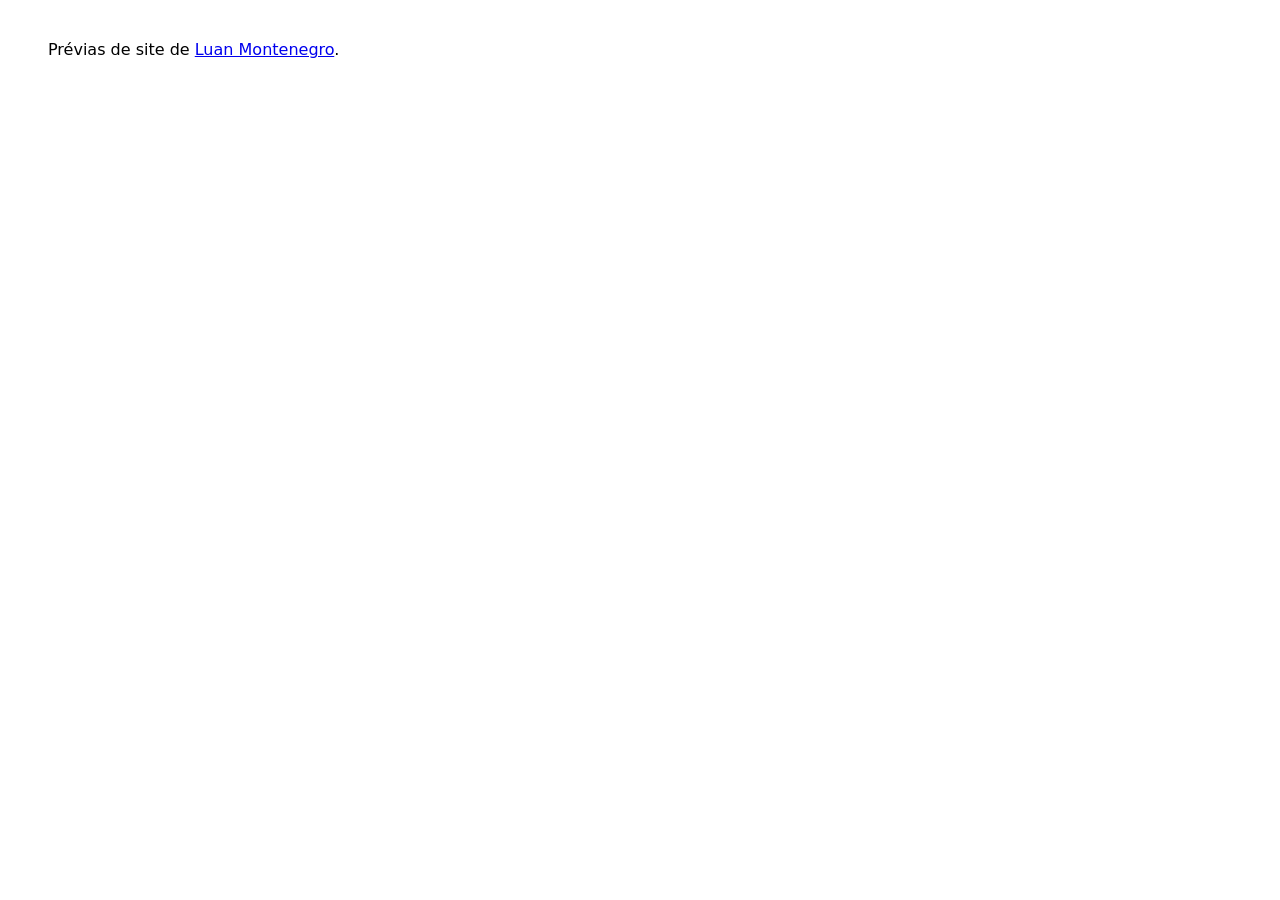
<file: index.html>
<!doctype html><meta charset="utf-8"><meta name="robots" content="noindex,nofollow"><title>Prévias</title><p style="font:16px system-ui;margin:40px">Prévias de site de <a href="https://luanmontenegro.com">Luan Montenegro</a>.</p>
</file>
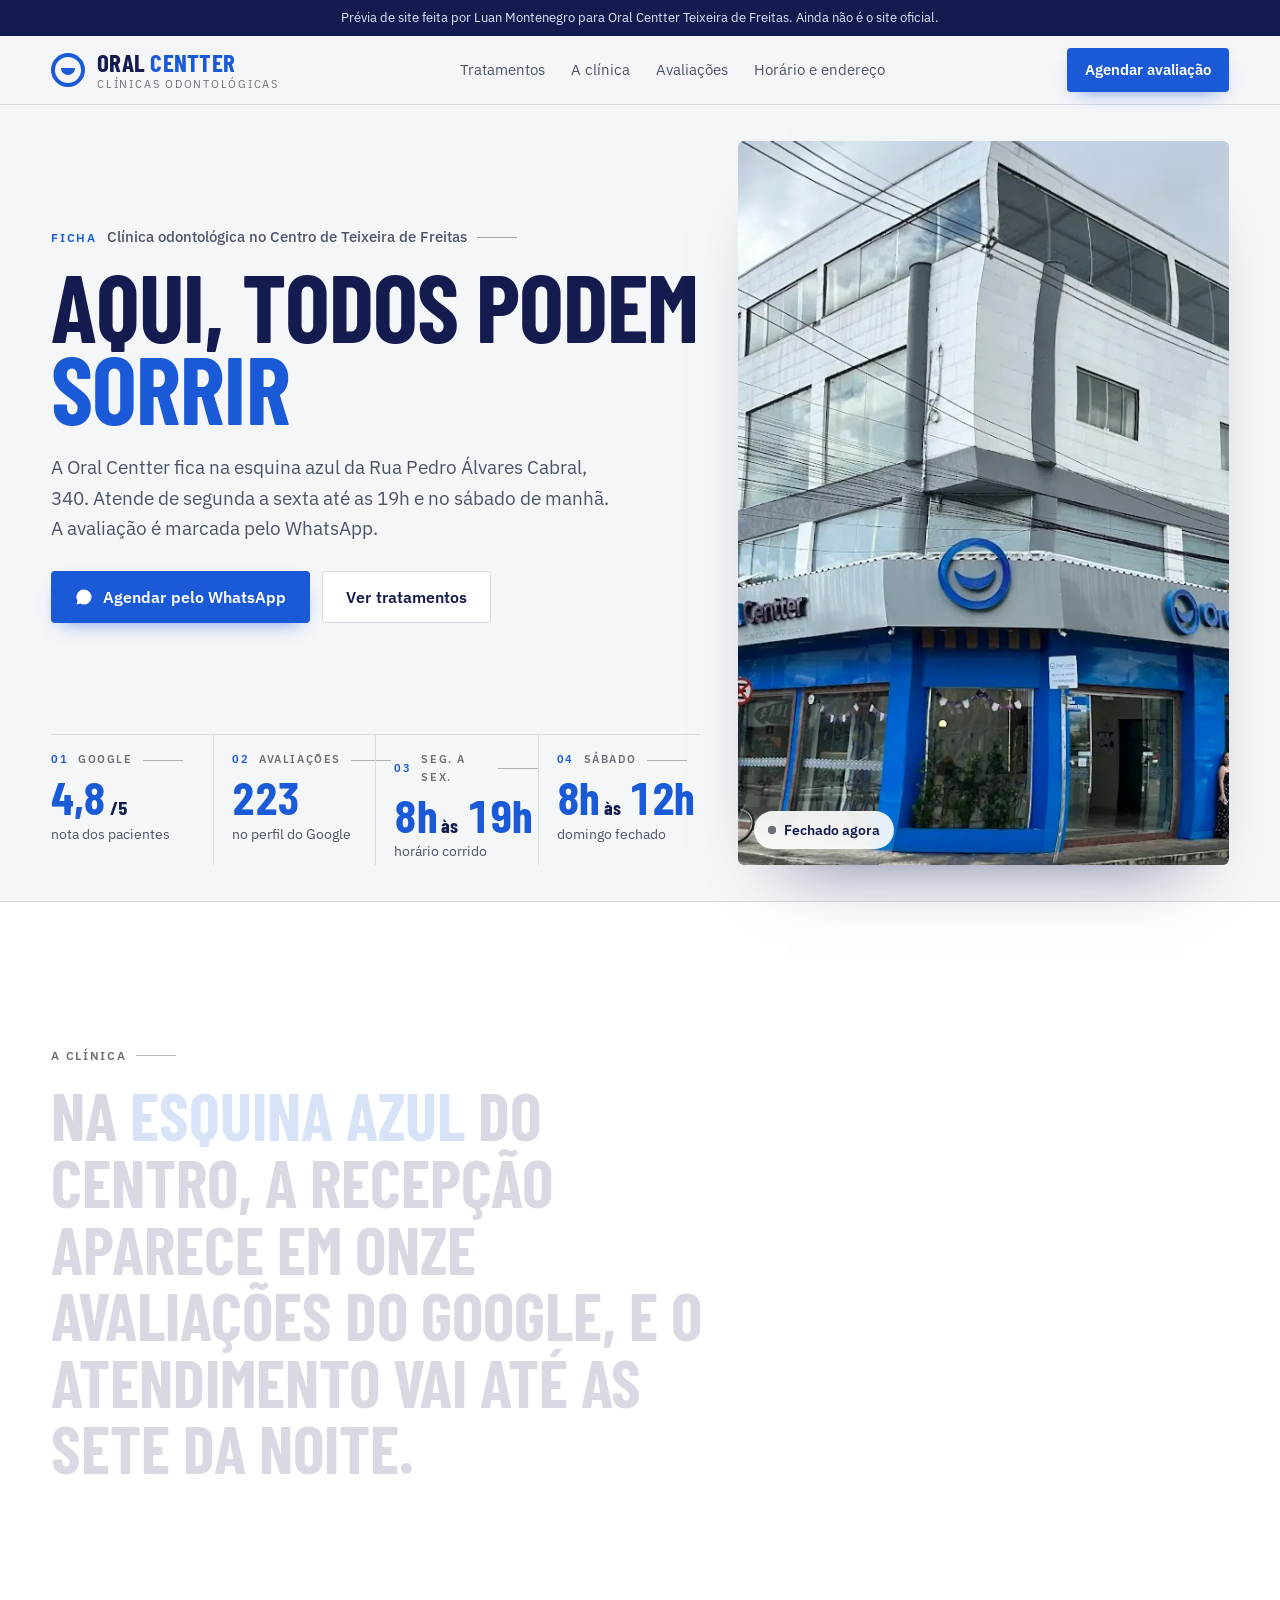
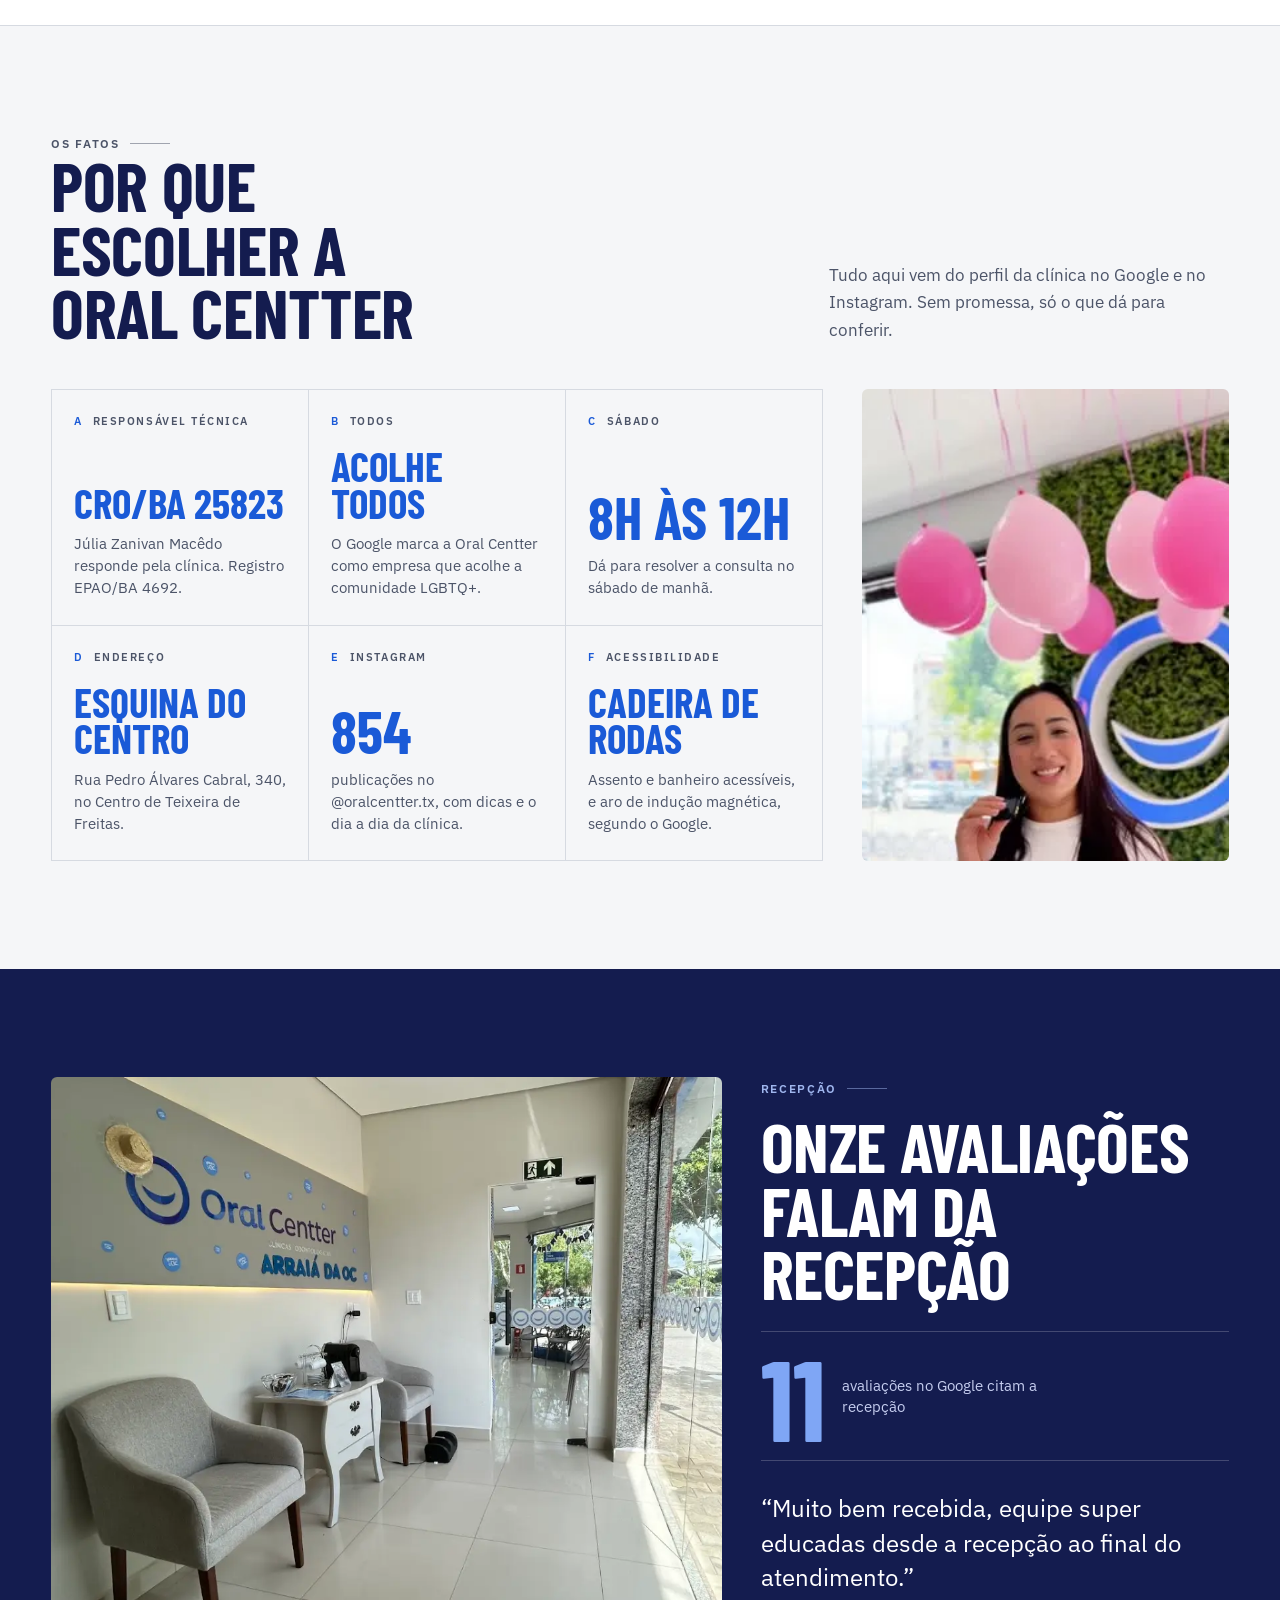
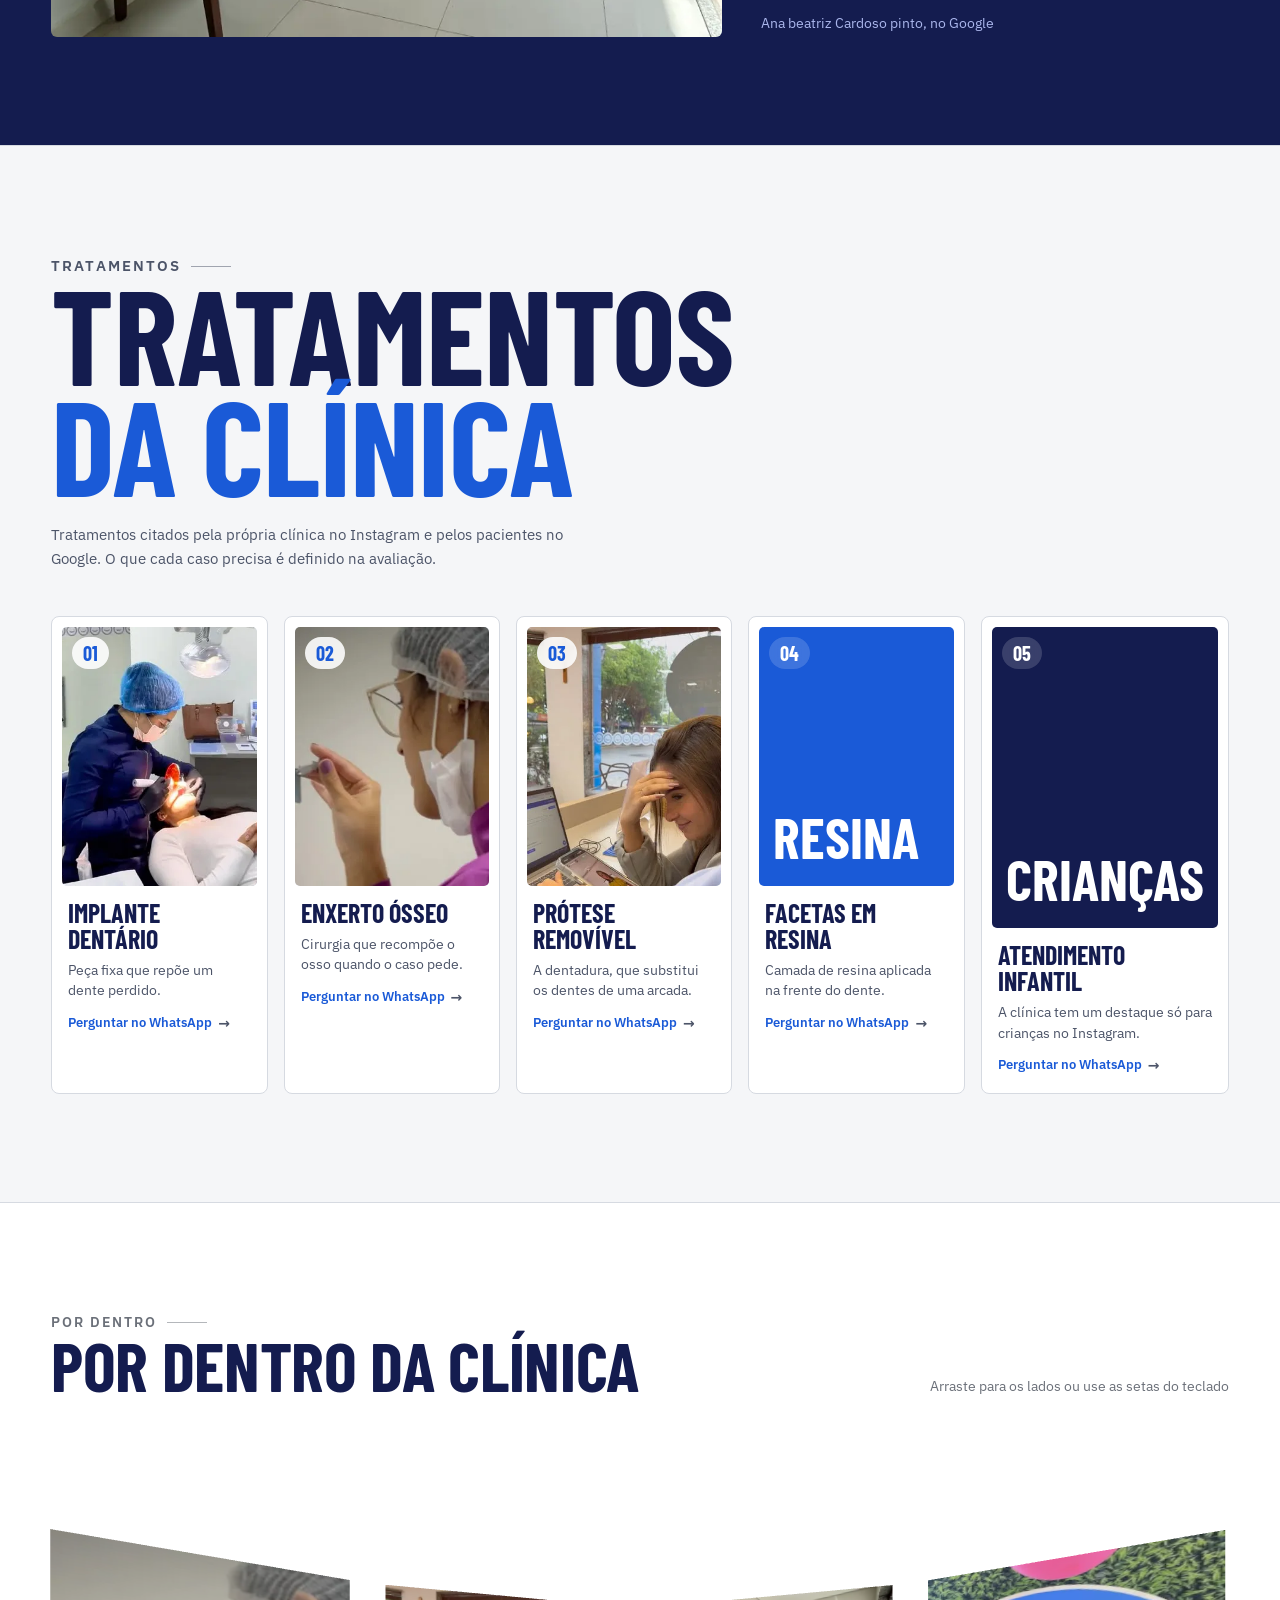
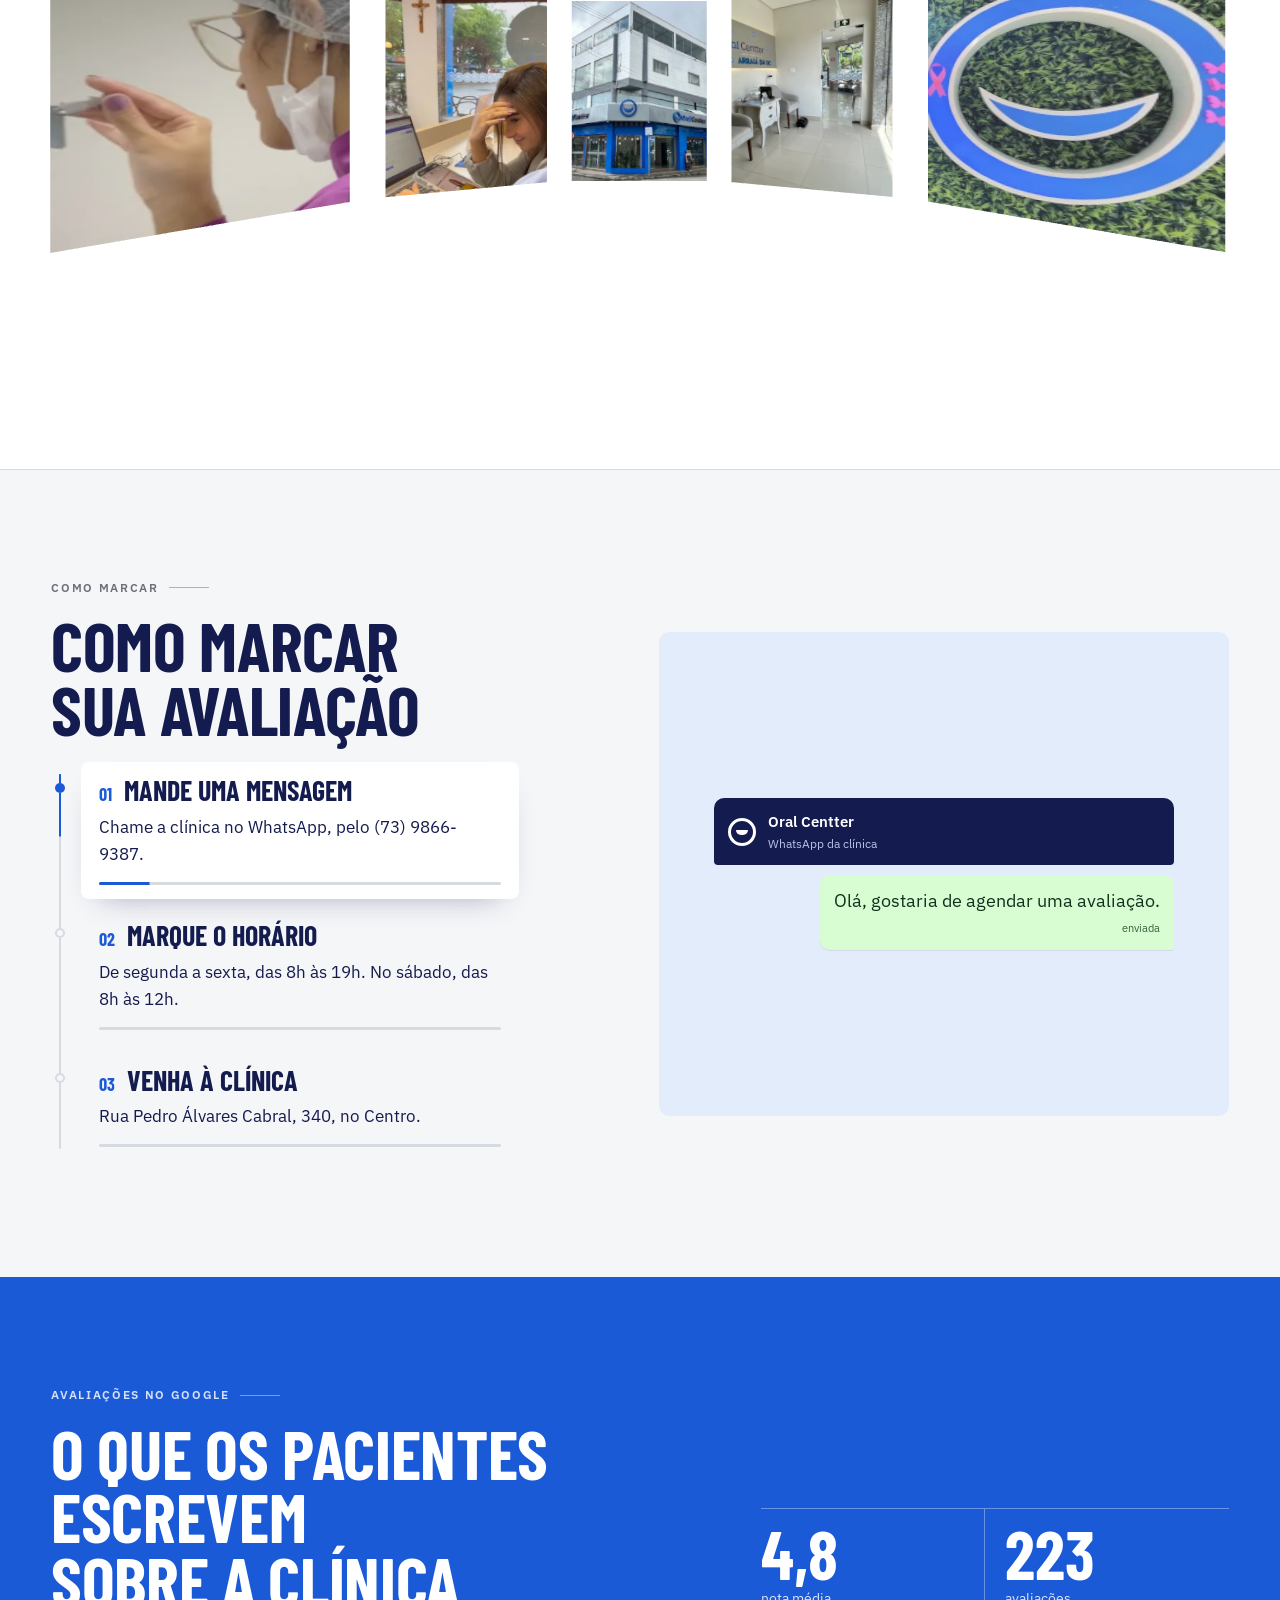
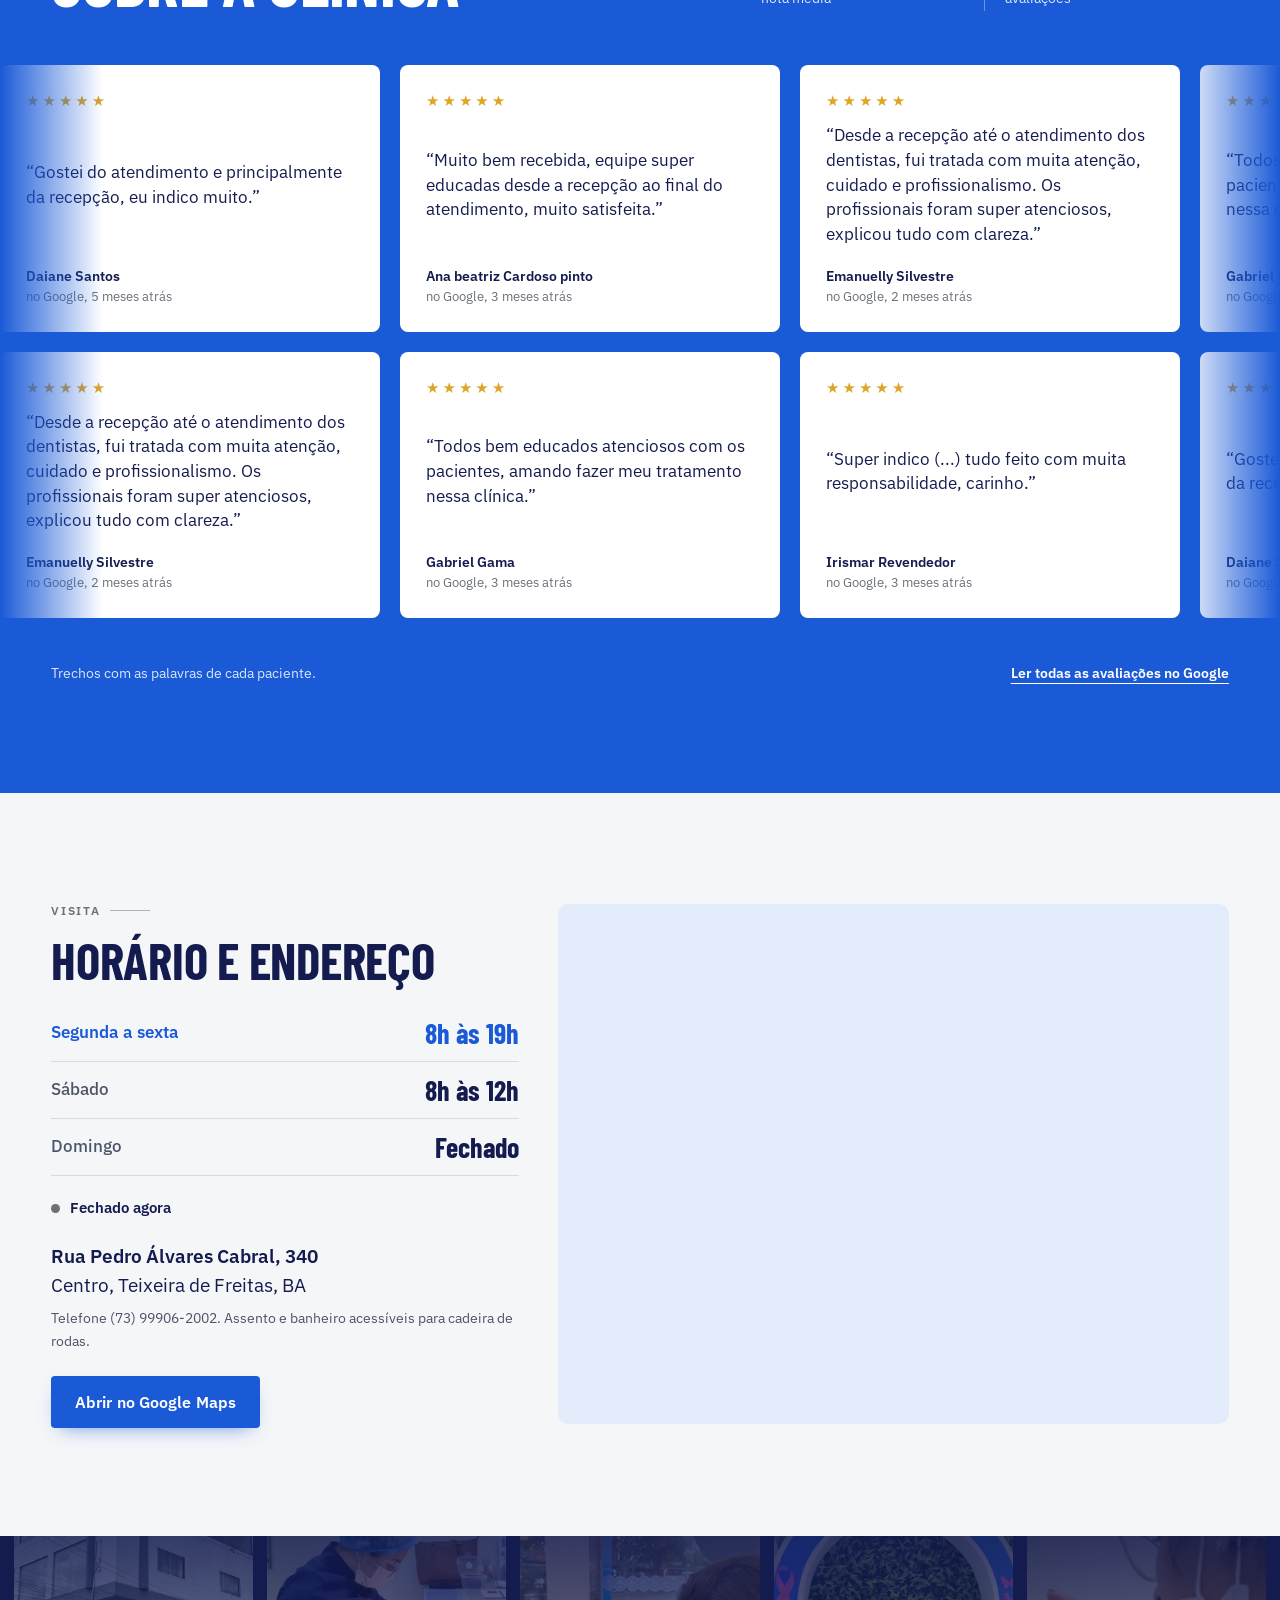
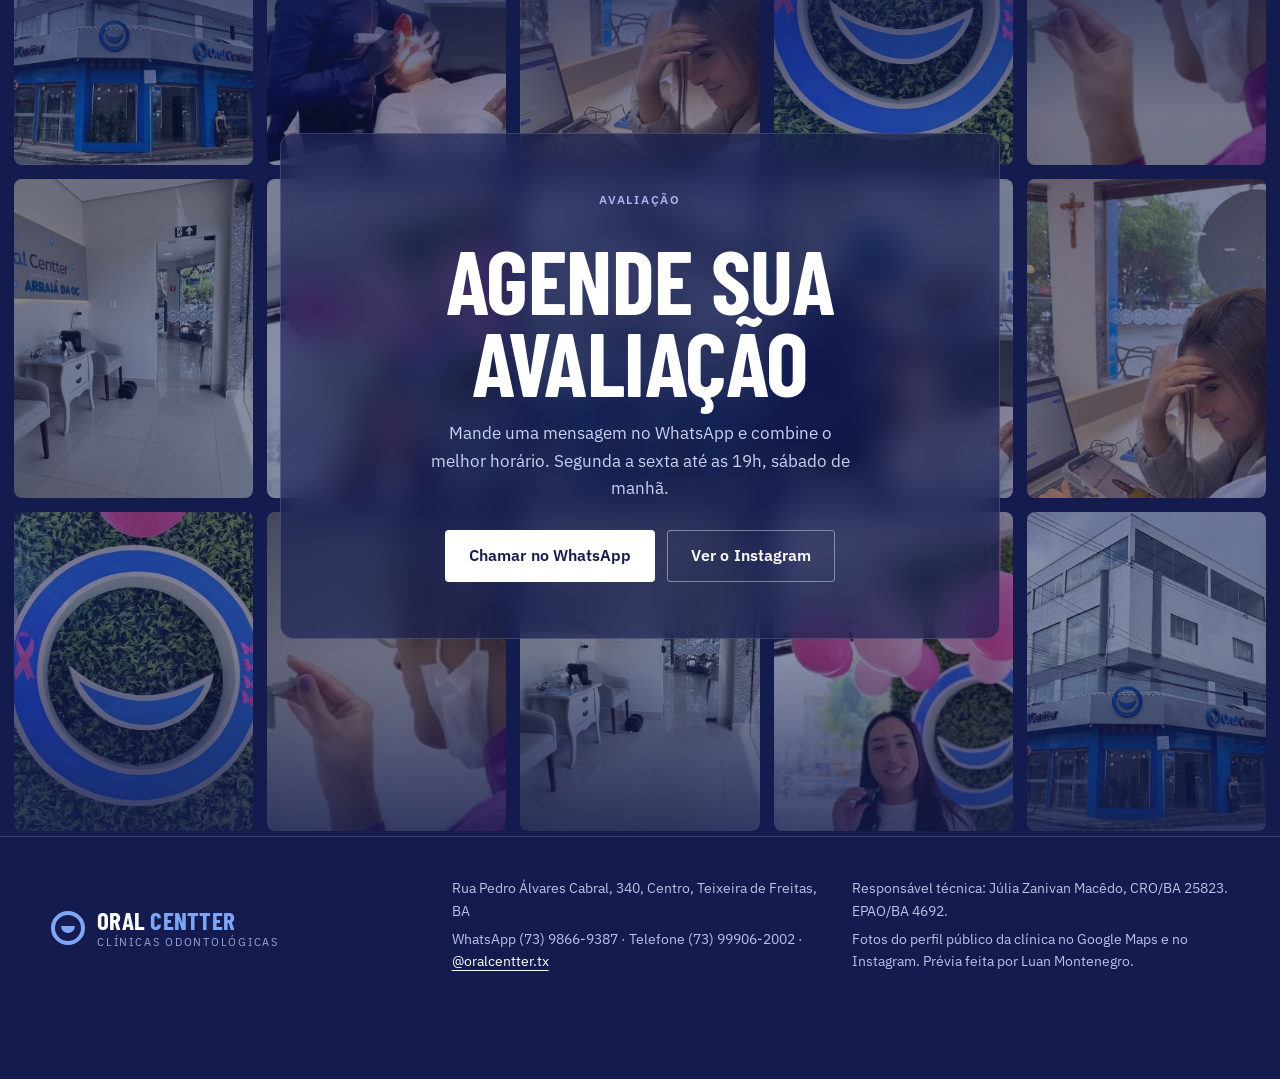
<file: oral-centter/index.html>
<!doctype html>
<html lang="pt-BR">
<head>
<meta charset="utf-8">
<meta name="viewport" content="width=device-width, initial-scale=1">
<meta name="robots" content="noindex, nofollow, noarchive">
<title>Oral Centter · Clínica odontológica no Centro de Teixeira de Freitas</title>
<meta name="description" content="Oral Centter, clínica odontológica na Rua Pedro Álvares Cabral, 340, Centro de Teixeira de Freitas. Nota 4,8 no Google em 223 avaliações. Agende sua avaliação pelo WhatsApp.">
<meta name="theme-color" content="#1a5ad7">
<link rel="stylesheet" href="assets/site.css?v=3">
<script>if (!matchMedia("(prefers-reduced-motion: reduce)").matches) document.documentElement.classList.add("js-movimento");</script>
</head>
<body>
<a class="pular" href="#conteudo">Pular para o conteúdo</a>
<div class="faixa-previa">Prévia de site feita por Luan Montenegro para Oral Centter Teixeira de Freitas. Ainda não é o site oficial.</div>

<header class="topo">
  <div class="wrap">
    <a class="marca" href="#conteudo" aria-label="Oral Centter, início">
      <span class="marca-anel" aria-hidden="true"></span>
      <span><b>Oral <span>Centter</span></b><small>Clínicas odontológicas</small></span>
    </a>
    <nav class="menu" aria-label="Seções">
      <a href="#tratamentos">Tratamentos</a>
      <a href="#clinica">A clínica</a>
      <a href="#avaliacoes">Avaliações</a>
      <a href="#visita">Horário e endereço</a>
    </nav>
    <a class="btn btn-azul" data-roll href="https://wa.me/557398669387?text=Ol%C3%A1%2C%20gostaria%20de%20agendar%20uma%20avalia%C3%A7%C3%A3o." target="_blank" rel="noopener"><span class="label">Agendar avaliação</span></a>
  </div>
</header>

<main id="conteudo">
  <!-- 1. Ficha (efeitos 01 e 09) -->
  <section class="ficha" aria-labelledby="titulo">
    <div class="wrap">
      <div class="ficha-texto">
        <p class="rot" data-in><i>Ficha</i> Clínica odontológica no Centro de Teixeira de Freitas</p>
        <h1 id="titulo" data-split>Aqui, todos podem sorrir</h1>
        <p class="lead" data-in>A Oral Centter fica na esquina azul da Rua Pedro Álvares Cabral, 340. Atende de segunda a sexta até as 19h e no sábado de manhã. A avaliação é marcada pelo WhatsApp.</p>
        <div class="acoes" data-in>
          <a class="btn btn-azul" data-roll href="https://wa.me/557398669387?text=Ol%C3%A1%2C%20gostaria%20de%20agendar%20uma%20avalia%C3%A7%C3%A3o." target="_blank" rel="noopener">
            <svg viewBox="0 0 24 24" fill="currentColor" aria-hidden="true"><path d="M12 2a10 10 0 0 0-8.6 15.1L2 22l5-1.3A10 10 0 1 0 12 2Zm4.5 12.1c-.2-.1-1.5-.7-1.7-.8s-.4-.1-.6.1-.7.8-.8 1-.3.2-.5.1a6.7 6.7 0 0 1-3.3-2.9c-.2-.4.2-.4.7-1.3.1-.2 0-.3 0-.4l-.8-1.8c-.2-.5-.4-.4-.6-.4h-.5a1 1 0 0 0-.7.3 3 3 0 0 0-.9 2.2 5.2 5.2 0 0 0 1.1 2.7 11.8 11.8 0 0 0 4.5 4c1.7.7 2.3.8 3.2.6a2.7 2.7 0 0 0 1.8-1.3 2.2 2.2 0 0 0 .1-1.3c0-.1-.2-.2-.5-.3Z"/></svg>
            <span class="label">Agendar pelo WhatsApp</span></a>
          <a class="btn btn-linha" data-roll href="#tratamentos"><span class="label">Ver tratamentos</span></a>
        </div>
      </div>

      <dl class="dados" aria-label="A clínica em números">
        <div class="dado" data-in><dt class="rot"><i>01</i> Google</dt><dd><strong>4,8<small>/5</small></strong><span>nota dos pacientes</span></dd></div>
        <div class="dado" data-in><dt class="rot"><i>02</i> Avaliações</dt><dd><strong>223</strong><span>no perfil do Google</span></dd></div>
        <div class="dado" data-in><dt class="rot"><i>03</i> Seg. a sex.</dt><dd><strong>8h<small>às</small> 19h</strong><span>horário corrido</span></dd></div>
        <div class="dado" data-in><dt class="rot"><i>04</i> Sábado</dt><dd><strong>8h<small>às</small> 12h</strong><span>domingo fechado</span></dd></div>
      </dl>

      <figure class="foto3d" data-in data-scale data-depth="fotos/fachada.webp?v=2">
        <img src="fotos/fachada.webp?v=2" width="1500" height="844" alt="Fachada azul da Oral Centter na esquina da Rua Pedro Álvares Cabral, no Centro de Teixeira de Freitas">
        <span class="selo" aria-live="polite"></span>
      </figure>
    </div>
  </section>

  <!-- 2. Frase que acende (efeito 04) -->
  <section class="frase" aria-label="Sobre a clínica">
    <div class="wrap">
      <p class="rot">A clínica</p>
      <p class="lit" data-lit>Na esquina azul do Centro, a recepção aparece em onze avaliações do Google, e o atendimento vai até as sete da noite.</p>
    </div>
  </section>

  <!-- 3. Por que escolher (ficha em grade, revelação em lote) -->
  <section class="secao porque" aria-labelledby="t-porque">
    <div class="wrap grade">
      <div class="porque-topo">
        <div>
          <p class="rot">Os fatos</p>
          <h2 id="t-porque">Por que escolher a Oral Centter</h2>
        </div>
        <p>Tudo aqui vem do perfil da clínica no Google e no Instagram. Sem promessa, só o que dá para conferir.</p>
      </div>
      <div class="celulas">
        <div class="cel" data-reveal><p class="rot"><i>A</i> Responsável técnica</p><div><strong class="menor">CRO/BA 25823</strong><p>Júlia Zanivan Macêdo responde pela clínica. Registro EPAO/BA 4692.</p></div></div>
        <div class="cel" data-reveal><p class="rot"><i>B</i> Todos</p><div><strong class="menor">Acolhe todos</strong><p>O Google marca a Oral Centter como empresa que acolhe a comunidade LGBTQ+.</p></div></div>
        <div class="cel" data-reveal><p class="rot"><i>C</i> Sábado</p><div><strong>8h às 12h</strong><p>Dá para resolver a consulta no sábado de manhã.</p></div></div>
        <div class="cel" data-reveal><p class="rot"><i>D</i> Endereço</p><div><strong class="menor">Esquina do Centro</strong><p>Rua Pedro Álvares Cabral, 340, no Centro de Teixeira de Freitas.</p></div></div>
        <div class="cel" data-reveal><p class="rot"><i>E</i> Instagram</p><div><strong>854</strong><p>publicações no @oralcentter.tx, com dicas e o dia a dia da clínica.</p></div></div>
        <div class="cel" data-reveal><p class="rot"><i>F</i> Acessibilidade</p><div><strong class="menor">Cadeira de rodas</strong><p>Assento e banheiro acessíveis, e aro de indução magnética, segundo o Google.</p></div></div>
      </div>
      <figure class="porque-foto" data-reveal>
        <img src="fotos/equipe-recepcao.webp?v=2" width="360" height="371" loading="lazy" alt="Integrante da equipe na recepção da Oral Centter, em frente à parede verde com o logo da clínica">
      </figure>
    </div>
  </section>

  <!-- 4. Recepção -->
  <section class="secao recepcao" id="recepcao" aria-labelledby="t-recepcao">
    <div class="wrap grade">
      <figure class="rec-foto" data-reveal>
        <img src="fotos/recepcao.webp?v=2" width="1500" height="844" loading="lazy" alt="Recepção da Oral Centter, com poltrona, parede com o logo da clínica e vidro para a rua">
      </figure>
      <div class="rec-texto">
        <p class="rot">Recepção</p>
        <h2 id="t-recepcao">Onze avaliações falam da recepção</h2>
        <div class="rec-num"><strong>11</strong><span>avaliações no Google citam a recepção</span></div>
        <blockquote class="citacao">
          <p>“Muito bem recebida, equipe super educadas desde a recepção ao final do atendimento.”</p>
          <cite>Ana beatriz Cardoso pinto, no Google</cite>
        </blockquote>
      </div>
    </div>
  </section>

  <!-- 5. Tratamentos (efeito 07) -->
  <section class="secao tratamentos" id="tratamentos" aria-labelledby="t-trat">
    <div class="wrap">
      <div class="trat-topo">
        <div>
          <p class="rot">Tratamentos</p>
          <h2 id="t-trat">Tratamentos <span>da clínica</span></h2>
        </div>
        <p>Tratamentos citados pela própria clínica no Instagram e pelos pacientes no Google. O que cada caso precisa é definido na avaliação.</p>
      </div>
      <div class="cards">
        <a class="card" data-reveal href="https://wa.me/557398669387?text=Ol%C3%A1%2C%20gostaria%20de%20saber%20sobre%20implante%20dent%C3%A1rio." target="_blank" rel="noopener">
          <div class="thumb"><span class="num">01</span><img class="pic" src="fotos/atendimento.webp?v=2" width="360" height="422" loading="lazy" alt="Dentista da Oral Centter atendendo uma paciente no consultório" onload="this.parentNode.classList.add('loaded')"></div>
          <div class="meta"><b>Implante dentário</b><span>Peça fixa que repõe um dente perdido.</span><em>Perguntar no WhatsApp <span class="seta" aria-hidden="true">→</span></em></div></a>
        <a class="card" data-reveal href="https://wa.me/557398669387?text=Ol%C3%A1%2C%20gostaria%20de%20saber%20sobre%20enxerto%20%C3%B3sseo." target="_blank" rel="noopener">
          <div class="thumb"><span class="num">02</span><img class="pic" src="fotos/dentista.webp?v=2" width="360" height="384" loading="lazy" alt="Profissional da clínica de touca e máscara segurando um filme de raio X" onload="this.parentNode.classList.add('loaded')"></div>
          <div class="meta"><b>Enxerto ósseo</b><span>Cirurgia que recompõe o osso quando o caso pede.</span><em>Perguntar no WhatsApp <span class="seta" aria-hidden="true">→</span></em></div></a>
        <a class="card" data-reveal href="https://wa.me/557398669387?text=Ol%C3%A1%2C%20gostaria%20de%20saber%20sobre%20pr%C3%B3tese%20remov%C3%ADvel." target="_blank" rel="noopener">
          <div class="thumb"><span class="num">03</span><img class="pic" src="fotos/consultorio.webp?v=2" width="360" height="435" loading="lazy" alt="Profissional da Oral Centter no consultório, ao lado do computador" onload="this.parentNode.classList.add('loaded')"></div>
          <div class="meta"><b>Prótese removível</b><span>A dentadura, que substitui os dentes de uma arcada.</span><em>Perguntar no WhatsApp <span class="seta" aria-hidden="true">→</span></em></div></a>
        <a class="card" data-reveal href="https://wa.me/557398669387?text=Ol%C3%A1%2C%20gostaria%20de%20saber%20sobre%20facetas%20em%20resina." target="_blank" rel="noopener">
          <div class="thumb tipo loaded"><span class="num">04</span><span class="tipo-txt">Resina</span></div>
          <div class="meta"><b>Facetas em resina</b><span>Camada de resina aplicada na frente do dente.</span><em>Perguntar no WhatsApp <span class="seta" aria-hidden="true">→</span></em></div></a>
        <a class="card" data-reveal href="https://wa.me/557398669387?text=Ol%C3%A1%2C%20gostaria%20de%20agendar%20uma%20avalia%C3%A7%C3%A3o%20para%20crian%C3%A7a." target="_blank" rel="noopener">
          <div class="thumb tipo loaded"><span class="num">05</span><span class="tipo-txt">Crianças</span></div>
          <div class="meta"><b>Atendimento infantil</b><span>A clínica tem um destaque só para crianças no Instagram.</span><em>Perguntar no WhatsApp <span class="seta" aria-hidden="true">→</span></em></div></a>
      </div>
    </div>
  </section>

  <!-- 6. Galeria em carrossel curvo 3D (efeito 03) -->
  <section class="secao galeria" id="clinica" aria-labelledby="t-gal">
    <div class="wrap gal-topo">
      <div>
        <p class="rot">Por dentro</p>
        <h2 id="t-gal">Por dentro da clínica</h2>
      </div>
      <p class="hint">Arraste para os lados ou use as setas do teclado</p>
    </div>
    <div class="stage no-gl" tabindex="0" role="region" aria-roledescription="carrossel" aria-label="Fotos da Oral Centter. Arraste, role para o lado ou use as setas.">
      <div class="fallback"><img src="fotos/fachada.webp?v=2" width="1500" height="844" loading="lazy" alt="Fachada azul da Oral Centter"><img src="fotos/recepcao.webp?v=2" width="1500" height="844" loading="lazy" alt="Recepção da clínica"><img src="fotos/parede-logo.webp?v=2" width="360" height="640" loading="lazy" alt="Parede verde com o logo da clínica"><img src="fotos/atendimento.webp?v=2" width="360" height="422" loading="lazy" alt="Atendimento no consultório"><img src="fotos/equipe-recepcao.webp?v=2" width="360" height="371" loading="lazy" alt="Equipe na recepção"><img src="fotos/dentista.webp?v=2" width="360" height="384" loading="lazy" alt="Profissional da clínica com um filme de raio X"><img src="fotos/consultorio.webp?v=2" width="360" height="435" loading="lazy" alt="Profissional no consultório"></div>
    </div>
  </section>

  <!-- 7. Como marcar (efeito 05) -->
  <section class="secao passos" aria-labelledby="t-passos">
    <div class="wrap grade">
      <div class="passos-texto">
        <p class="rot">Como marcar</p>
        <h2 id="t-passos">Como marcar sua avaliação</h2>
        <ol class="steps">
          <span class="rail" aria-hidden="true"></span><span class="rail-fill" aria-hidden="true"></span>
          <li class="step"><span class="dot"></span><button type="button" aria-expanded="false"><strong><i>01</i> Mande uma mensagem</strong>
            <span class="body"><span><span class="txt">Chame a clínica no WhatsApp, pelo (73) 9866-9387.</span><span class="bar"><i></i></span></span></span></button></li>
          <li class="step"><span class="dot"></span><button type="button" aria-expanded="false"><strong><i>02</i> Marque o horário</strong>
            <span class="body"><span><span class="txt">De segunda a sexta, das 8h às 19h. No sábado, das 8h às 12h.</span><span class="bar"><i></i></span></span></span></button></li>
          <li class="step"><span class="dot"></span><button type="button" aria-expanded="false"><strong><i>03</i> Venha à clínica</strong>
            <span class="body"><span><span class="txt">Rua Pedro Álvares Cabral, 340, no Centro.</span><span class="bar"><i></i></span></span></span></button></li>
        </ol>
      </div>
      <div class="painel" aria-hidden="true">
        <div class="scene"><div class="chat">
          <div class="chat-topo"><span class="marca-anel"></span><span>Oral Centter<small>WhatsApp da clínica</small></span></div>
          <div class="balao">Olá, gostaria de agendar uma avaliação.<small>enviada</small></div>
        </div></div>
        <div class="scene scene-foto"><img src="fotos/parede-logo.webp?v=2" width="360" height="640" loading="lazy" alt=""></div>
        <div class="scene"><div class="endereco-grande"><strong>Rua Pedro Álvares Cabral, <span>340</span></strong><p>Centro, Teixeira de Freitas, BA</p></div></div>
      </div>
    </div>
  </section>

  <!-- 8. Avaliações (efeito 06) -->
  <section class="secao avaliacoes" id="avaliacoes" aria-labelledby="t-aval">
    <div class="wrap grade">
      <div class="aval-titulo">
        <p class="rot">Avaliações no Google</p>
        <h2 id="t-aval">O que os pacientes escrevem sobre a clínica</h2>
      </div>
      <div class="aval-nota">
        <div><strong>4,8</strong><span>nota média</span></div>
        <div><strong>223</strong><span>avaliações</span></div>
      </div>
    </div>
    <div class="marquee" tabindex="0" aria-label="Trechos de avaliações do Google. Passe o mouse para pausar."><div class="track" data-fill="0"></div></div>
    <div class="marquee rev" aria-hidden="true"><div class="track" data-fill="1"></div></div>
    <div class="wrap aval-pe">
      <span>Trechos com as palavras de cada paciente.</span>
      <a href="https://maps.google.com/?cid=15074940448003042268" target="_blank" rel="noopener">Ler todas as avaliações no Google</a>
    </div>
  </section>

  <!-- 9. Horário e endereço -->
  <section class="secao visita" id="visita" aria-labelledby="t-visita">
    <div class="wrap grade">
      <div class="visita-info">
        <p class="rot">Visita</p>
        <h2 id="t-visita">Horário e endereço</h2>
        <table class="horas">
          <caption class="so-leitor">Horário de atendimento</caption>
          <tbody>
            <tr data-dias="1,2,3,4,5" data-abre="8" data-fecha="19"><th scope="row">Segunda a sexta</th><td>8h às 19h</td></tr>
            <tr data-dias="6" data-abre="8" data-fecha="12"><th scope="row">Sábado</th><td>8h às 12h</td></tr>
            <tr data-dias="0"><th scope="row">Domingo</th><td>Fechado</td></tr>
          </tbody>
        </table>
        <p class="agora" aria-live="polite"></p>
        <address class="endereco"><b>Rua Pedro Álvares Cabral, 340</b>Centro, Teixeira de Freitas, BA</address>
        <p class="acess">Telefone (73) 99906-2002. Assento e banheiro acessíveis para cadeira de rodas.</p>
        <div class="acoes">
          <a class="btn btn-azul" data-roll href="https://maps.google.com/?cid=15074940448003042268" target="_blank" rel="noopener"><span class="label">Abrir no Google Maps</span></a>
        </div>
      </div>
      <div class="visita-mapa" data-mapa="https://maps.google.com/maps?q=Oral%20Centter%20Teixeira%20de%20Freitas%2C%20Rua%20Pedro%20%C3%81lvares%20Cabral%20340&amp;z=16&amp;output=embed" tabindex="0" role="button" aria-label="Carregar o mapa"></div>
    </div>
  </section>

  <!-- 10. Chamada final (efeito 08) -->
  <section class="cta" aria-labelledby="t-fim">
    <div class="cols" aria-hidden="true"></div>
    <div class="box">
      <p class="rot">Avaliação</p>
      <h2 id="t-fim">Agende sua avaliação</h2>
      <p>Mande uma mensagem no WhatsApp e combine o melhor horário. Segunda a sexta até as 19h, sábado de manhã.</p>
      <div class="acoes">
        <a class="btn btn-branco" data-roll href="https://wa.me/557398669387?text=Ol%C3%A1%2C%20gostaria%20de%20agendar%20uma%20avalia%C3%A7%C3%A3o." target="_blank" rel="noopener"><span class="label">Chamar no WhatsApp</span></a>
        <a class="btn btn-linha" data-roll href="https://www.instagram.com/oralcentter.tx/" target="_blank" rel="noopener"><span class="label">Ver o Instagram</span></a>
      </div>
    </div>
  </section>
</main>

<footer class="rodape">
  <div class="wrap">
    <a class="marca" href="#conteudo" aria-label="Oral Centter, voltar ao início">
      <span class="marca-anel" aria-hidden="true"></span>
      <span><b>Oral <span>Centter</span></b><small>Clínicas odontológicas</small></span>
    </a>
    <div class="rod-col">
      <p>Rua Pedro Álvares Cabral, 340, Centro, Teixeira de Freitas, BA</p>
      <p>WhatsApp (73) 9866-9387 · Telefone (73) 99906-2002 · <a href="https://www.instagram.com/oralcentter.tx/" target="_blank" rel="noopener">@oralcentter.tx</a></p>
    </div>
    <div class="rod-col">
      <p>Responsável técnica: Júlia Zanivan Macêdo, CRO/BA 25823. EPAO/BA 4692.</p>
      <p>Fotos do perfil público da clínica no Google Maps e no Instagram. Prévia feita por Luan Montenegro.</p>
    </div>
  </div>
</footer>

<a class="whats" href="https://wa.me/557398669387?text=Ol%C3%A1%2C%20gostaria%20de%20agendar%20uma%20avalia%C3%A7%C3%A3o." target="_blank" rel="noopener" aria-label="Agendar avaliação pelo WhatsApp">
  <svg viewBox="0 0 24 24" fill="currentColor" aria-hidden="true"><path d="M12 2a10 10 0 0 0-8.6 15.1L2 22l5-1.3A10 10 0 1 0 12 2Zm4.5 12.1c-.2-.1-1.5-.7-1.7-.8s-.4-.1-.6.1-.7.8-.8 1-.3.2-.5.1a6.7 6.7 0 0 1-3.3-2.9c-.2-.4.2-.4.7-1.3.1-.2 0-.3 0-.4l-.8-1.8c-.2-.5-.4-.4-.6-.4h-.5a1 1 0 0 0-.7.3 3 3 0 0 0-.9 2.2 5.2 5.2 0 0 0 1.1 2.7 11.8 11.8 0 0 0 4.5 4c1.7.7 2.3.8 3.2.6a2.7 2.7 0 0 0 1.8-1.3 2.2 2.2 0 0 0 .1-1.3c0-.1-.2-.2-.5-.3Z"/></svg>
  Agendar avaliação
</a>

<script src="assets/gsap.min.js?v=2"></script>
<script src="assets/ScrollTrigger.min.js?v=2"></script>
<script src="assets/site.js?v=2"></script>
</body>
</html>
</file>
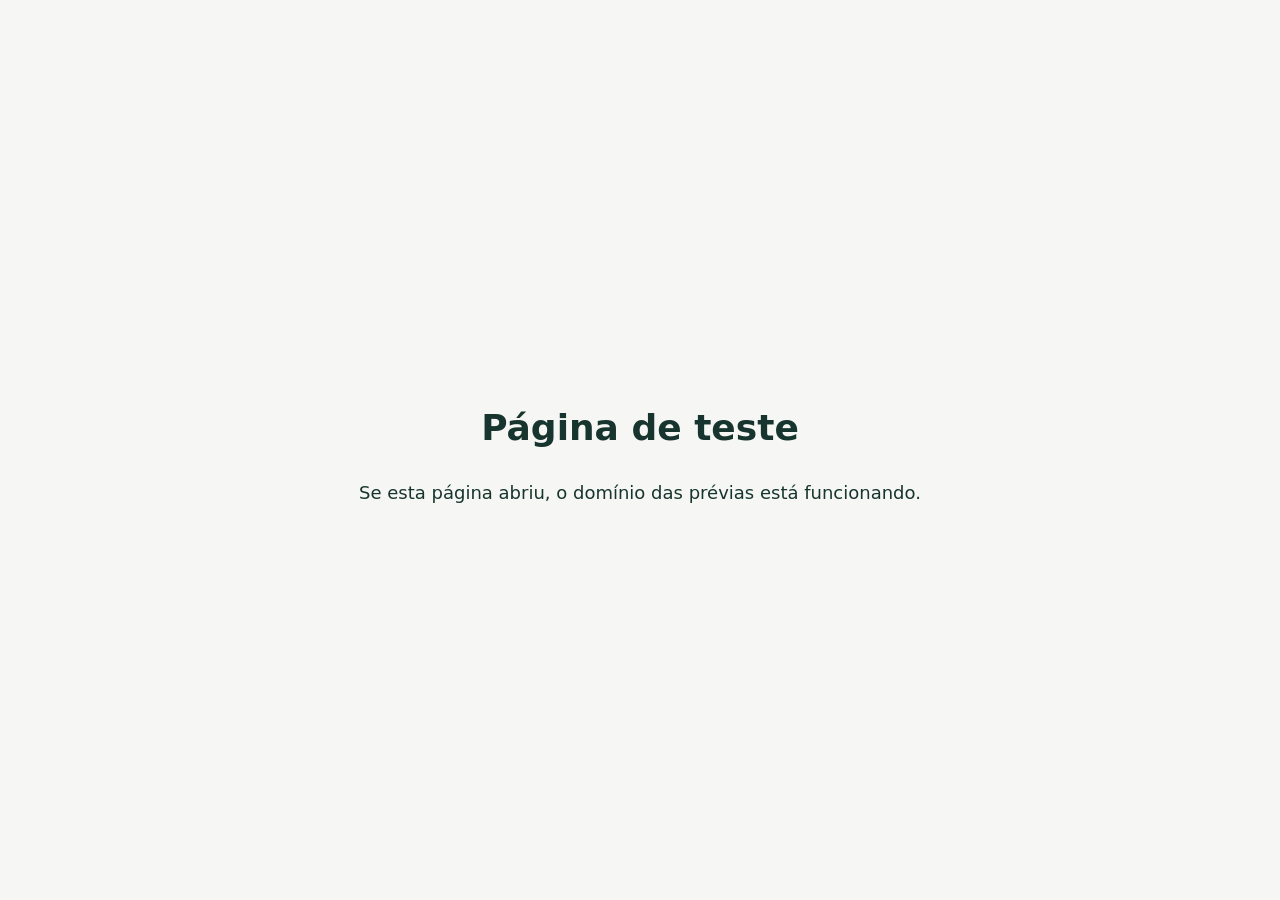
<file: teste/index.html>
<!doctype html>
<html lang="pt-BR"><head><meta charset="utf-8"><meta name="viewport" content="width=device-width, initial-scale=1">
<meta name="robots" content="noindex, nofollow, noarchive"><title>Teste de publicação</title>
<style>body{margin:0;min-height:100vh;display:grid;place-items:center;font:18px/1.5 system-ui,sans-serif;background:#F6F7F4;color:#17352E}main{padding:24px;text-align:center}</style>
</head><body><main><h1>Página de teste</h1><p>Se esta página abriu, o domínio das prévias está funcionando.</p></main></body></html>
</file>
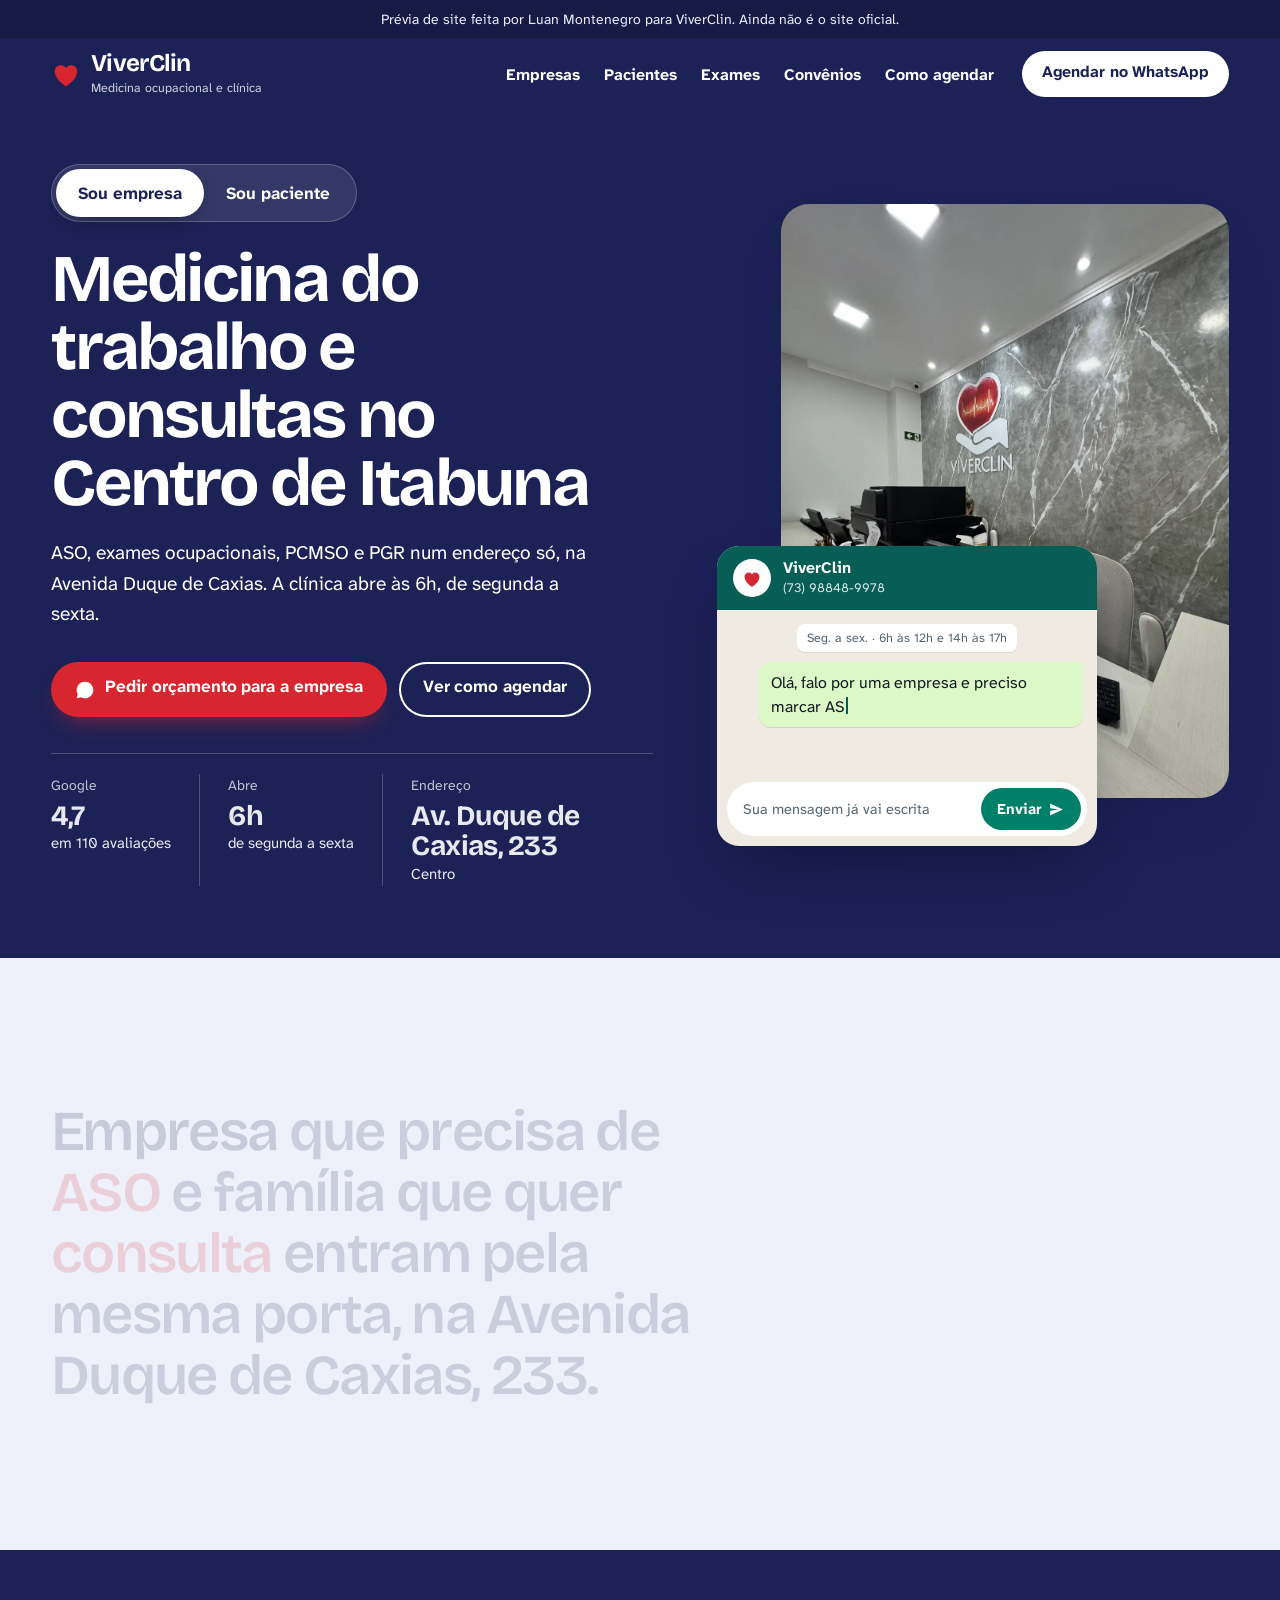
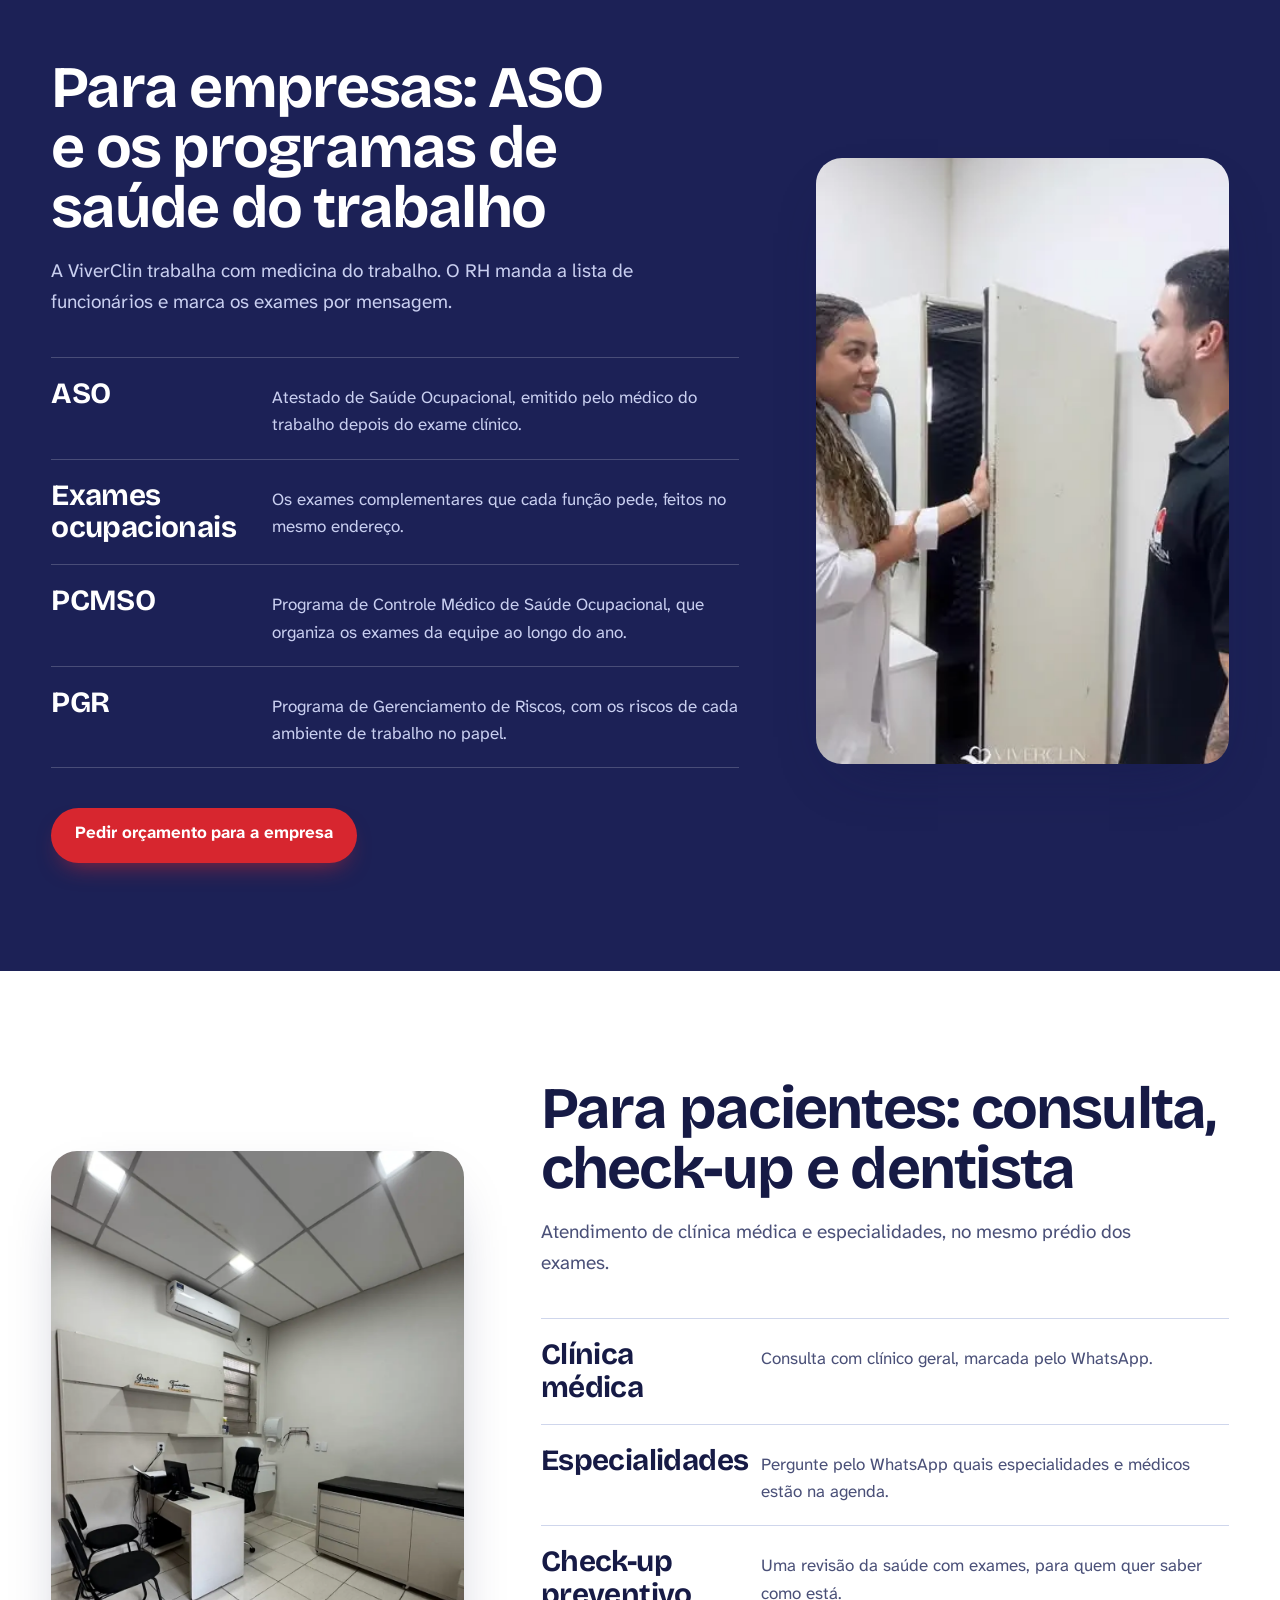
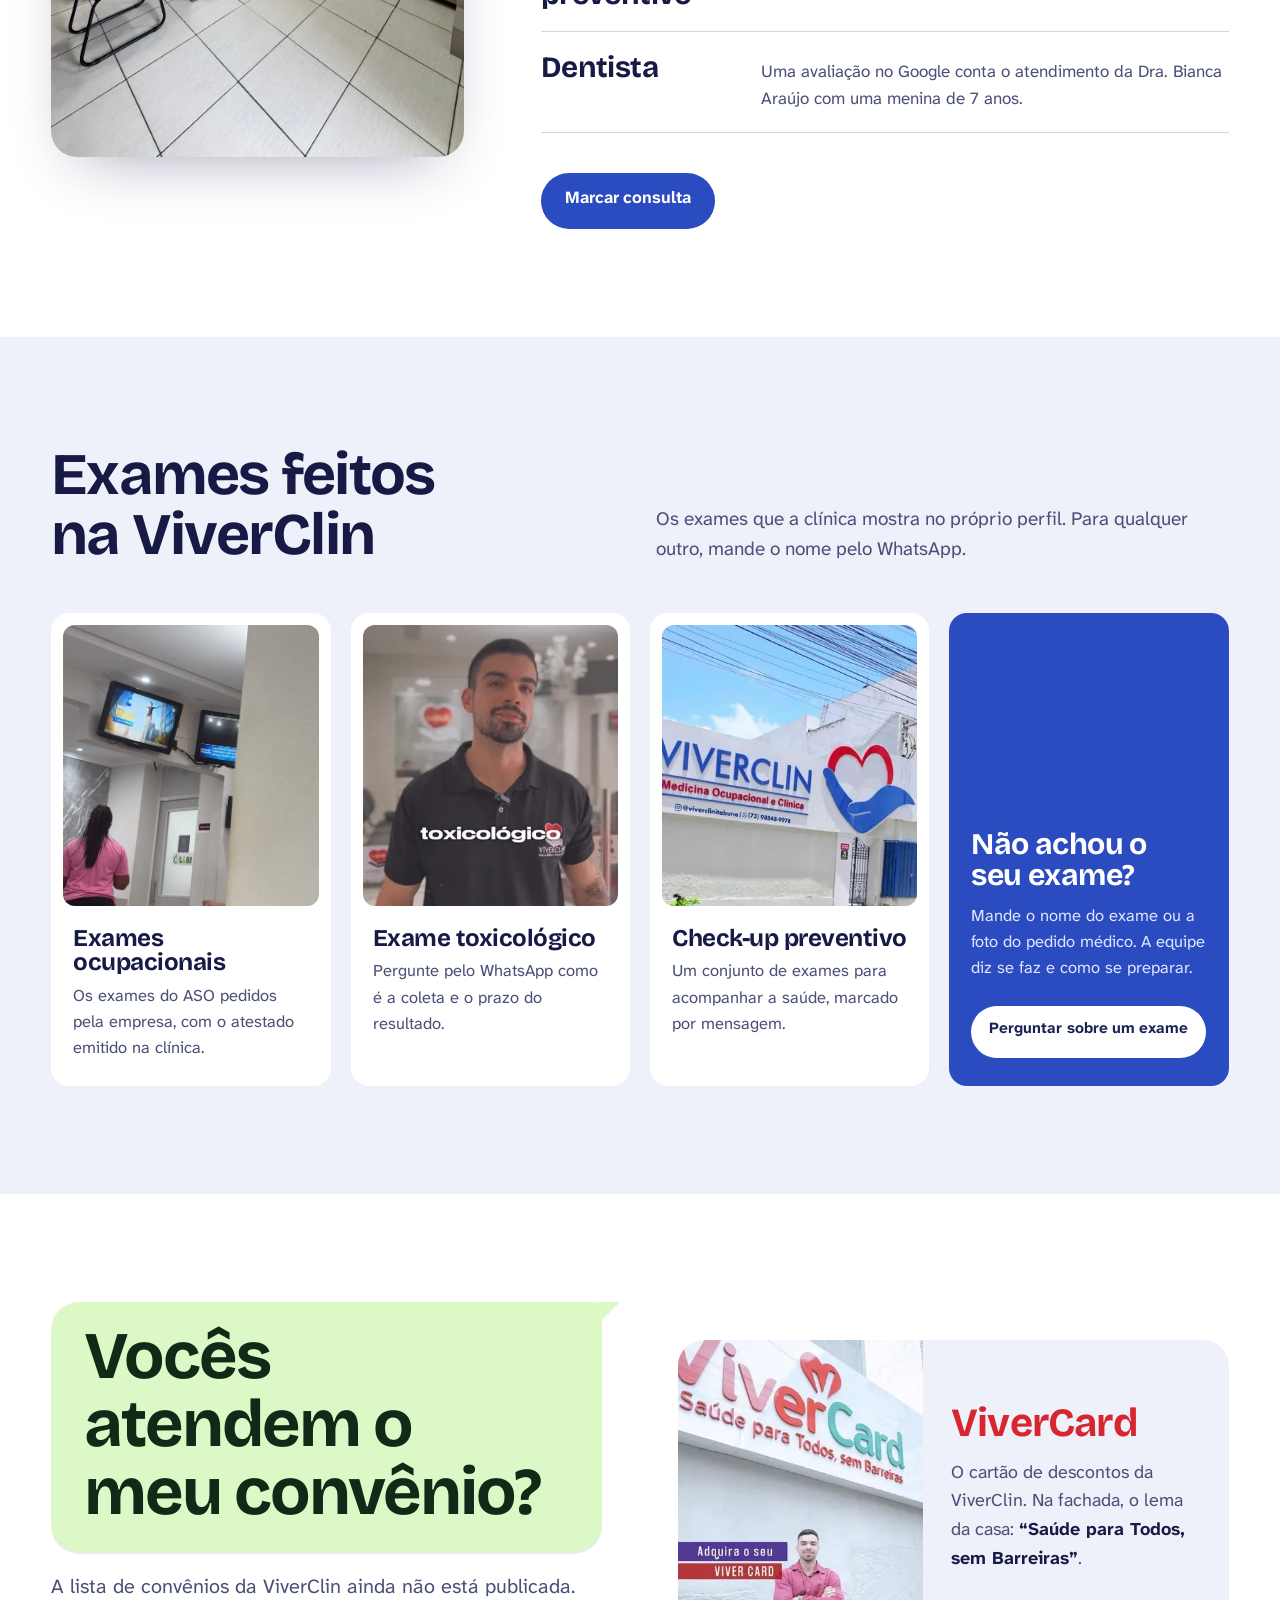
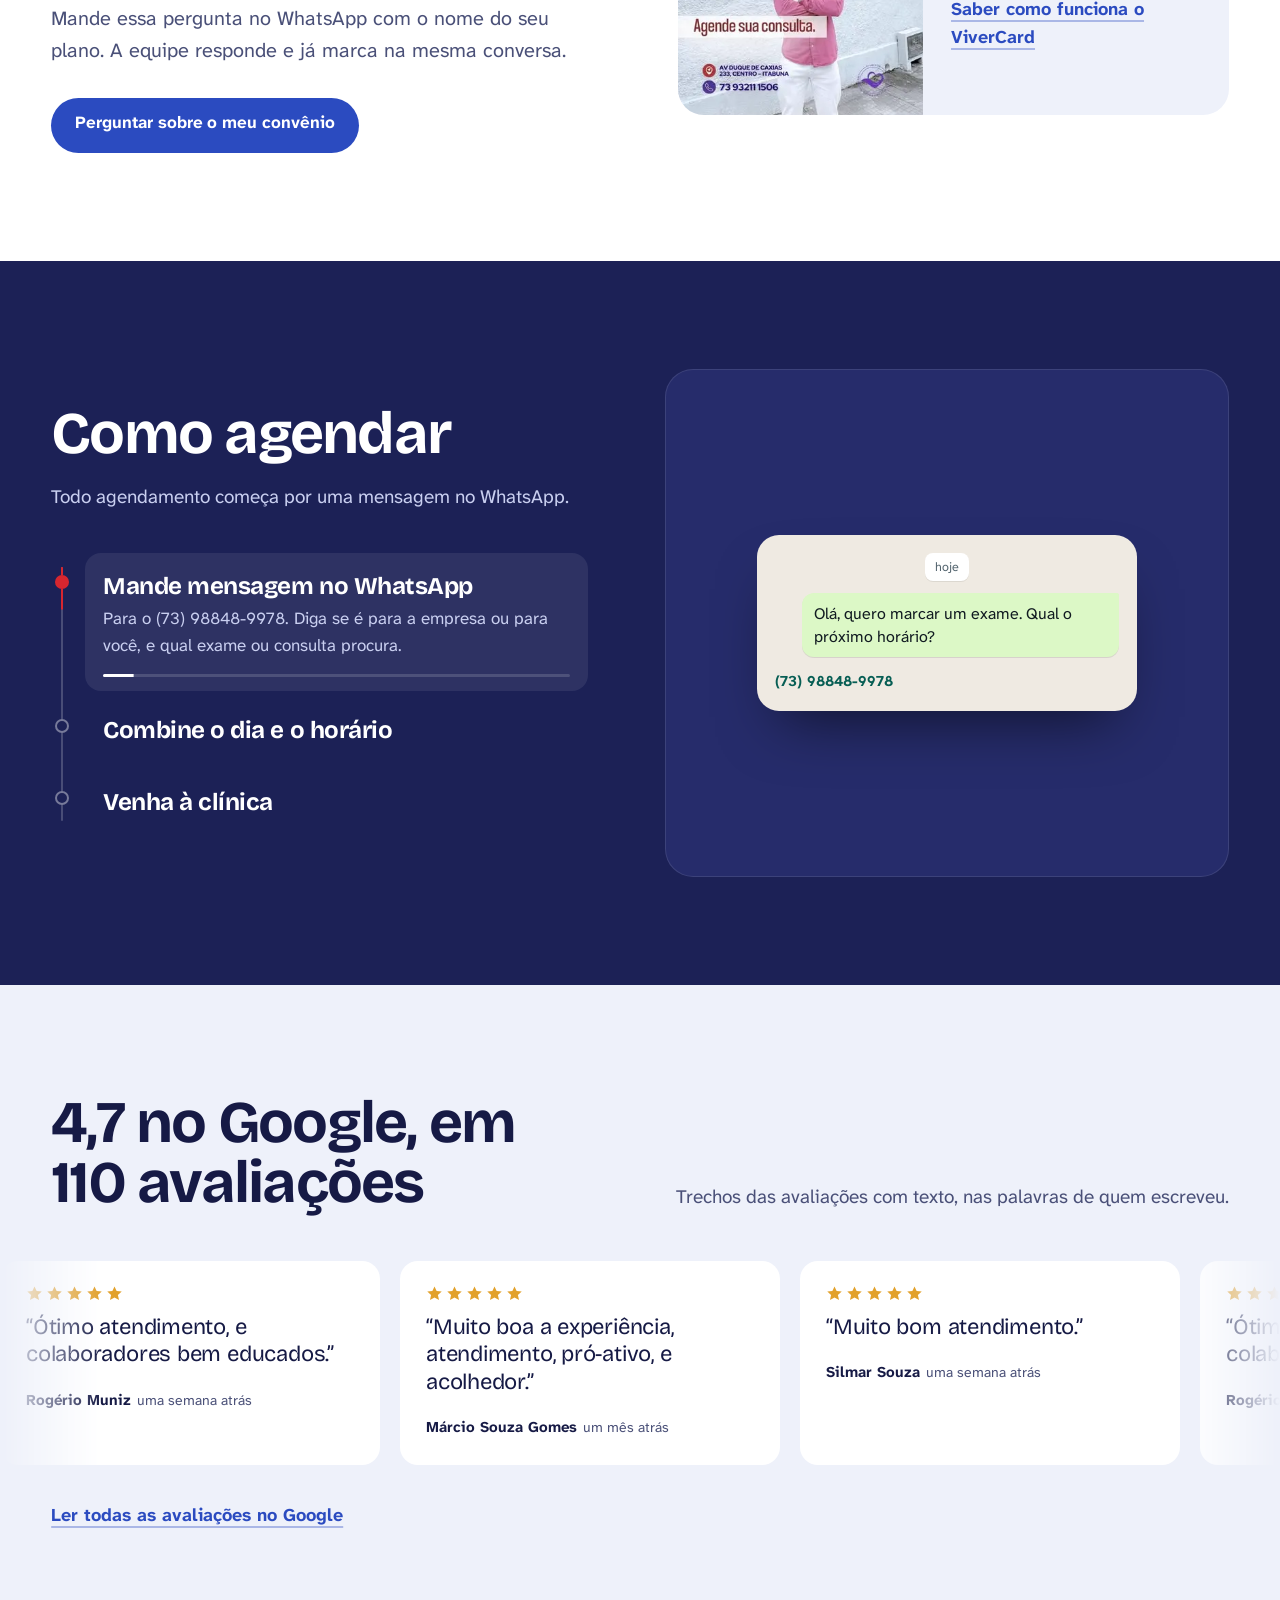
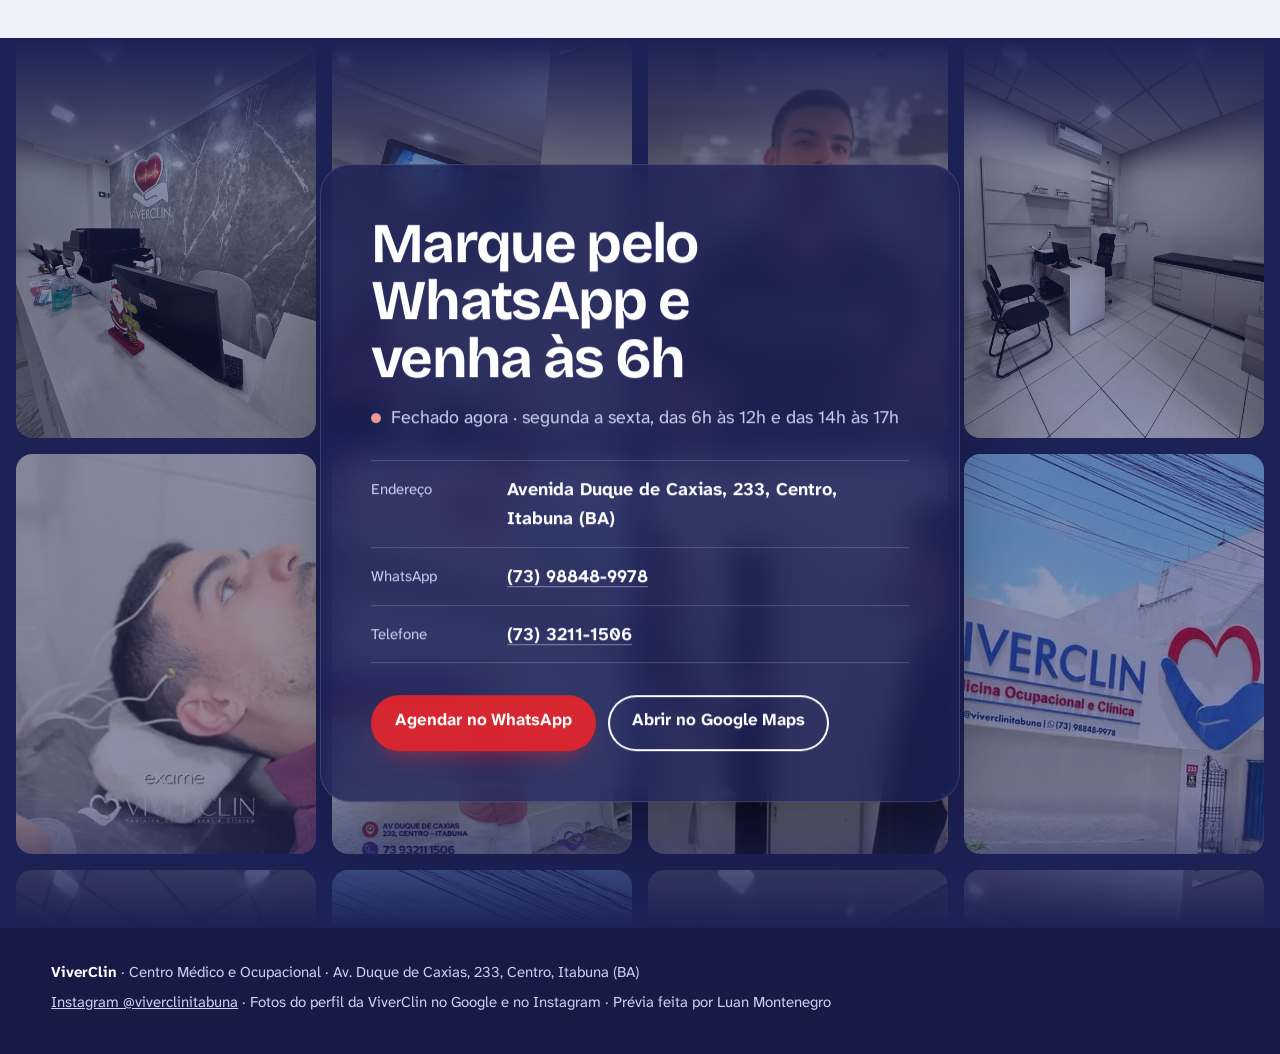
<file: viverclin/index.html>
<!doctype html>
<html lang="pt-BR" data-publico="empresa">
<head>
<meta charset="utf-8">
<meta name="viewport" content="width=device-width, initial-scale=1">
<meta name="robots" content="noindex, nofollow, noarchive">
<title>ViverClin · Medicina do trabalho e consultas no Centro de Itabuna</title>
<meta name="description" content="ViverClin, centro médico e ocupacional na Avenida Duque de Caxias, 233, Centro de Itabuna. ASO, PCMSO, PGR, exames, consultas e ViverCard. Agendamento pelo WhatsApp (73) 98848-9978.">
<meta name="theme-color" content="#1c2156">
<link rel="stylesheet" href="assets/site.css?v=1">
<script>if (!matchMedia("(prefers-reduced-motion: reduce)").matches) document.documentElement.classList.add("js-movimento");</script>
</head>
<body>
<a class="pular" href="#conteudo">Pular para o conteúdo</a>
<div class="faixa-previa">Prévia de site feita por Luan Montenegro para ViverClin. Ainda não é o site oficial.</div>

<header class="topo">
  <div class="wrap">
    <a class="marca" href="#conteudo" aria-label="ViverClin, início">
      <svg class="marca-coracao" viewBox="0 0 24 22" aria-hidden="true"><path d="M12 21s-9-5.6-9-12.2A5 5 0 0 1 12 6a5 5 0 0 1 9 2.8C21 15.4 12 21 12 21Z"/></svg>
      <span><b>ViverClin</b><small>Medicina ocupacional e clínica</small></span>
    </a>
    <nav class="menu" aria-label="Seções">
      <a href="#empresas">Empresas</a>
      <a href="#pacientes">Pacientes</a>
      <a href="#exames">Exames</a>
      <a href="#convenios">Convênios</a>
      <a href="#agendar">Como agendar</a>
    </nav>
    <a class="btn btn-claro btn-topo" data-roll data-wa="topo" href="https://wa.me/5573988489978" target="_blank" rel="noopener"><span class="label">Agendar no WhatsApp</span></a>
  </div>
</header>

<main id="conteudo">
  <!-- Conversa: hero com o WhatsApp aberto e o seletor empresa/paciente -->
  <section class="conversa" aria-labelledby="titulo">
    <div class="wrap conversa-grade">
      <div class="conversa-texto">
        <div class="seletor" role="radiogroup" aria-label="Para quem é o atendimento" data-in>
          <button type="button" role="radio" aria-checked="true" data-publico="empresa">Sou empresa</button>
          <button type="button" role="radio" aria-checked="false" data-publico="paciente">Sou paciente</button>
          <span class="seletor-marca" aria-hidden="true"></span>
        </div>
        <h1 id="titulo" data-split>Medicina do trabalho e consultas no Centro de Itabuna</h1>
        <p class="lead" data-in>
          <span data-so="empresa">ASO, exames ocupacionais, PCMSO e PGR num endereço só, na Avenida Duque de Caxias. A clínica abre às 6h, de segunda a sexta.</span>
          <span data-so="paciente">Clínica médica, especialidades, exames e dentista na Avenida Duque de Caxias. Para marcar, é só mandar mensagem no WhatsApp.</span>
        </p>
        <div class="acoes" data-in>
          <a class="btn btn-vermelho" data-roll data-wa="principal" href="https://wa.me/5573988489978" target="_blank" rel="noopener">
            <svg viewBox="0 0 24 24" fill="currentColor" aria-hidden="true"><path d="M12 2a10 10 0 0 0-8.6 15.1L2 22l5-1.3A10 10 0 1 0 12 2Zm4.5 12.1c-.2-.1-1.5-.7-1.7-.8s-.4-.1-.6.1-.7.8-.8 1-.3.2-.5.1a6.7 6.7 0 0 1-3.3-2.9c-.2-.4.2-.4.7-1.3.1-.2 0-.3 0-.4l-.8-1.8c-.2-.5-.4-.4-.6-.4h-.5a1 1 0 0 0-.7.3 3 3 0 0 0-.9 2.2 5.2 5.2 0 0 0 1.1 2.7 11.8 11.8 0 0 0 4.5 4c1.7.7 2.3.8 3.2.6a2.7 2.7 0 0 0 1.8-1.3 2.2 2.2 0 0 0 .1-1.3c0-.1-.2-.2-.5-.3Z"/></svg>
            <span class="label" data-so="empresa">Pedir orçamento para a empresa</span>
            <span class="label" data-so="paciente">Marcar consulta</span>
          </a>
          <a class="btn btn-linha" data-roll href="#agendar"><span class="label">Ver como agendar</span></a>
        </div>
        <dl class="fatos" data-in>
          <div><dt>Google</dt><dd><strong>4,7</strong> em 110 avaliações</dd></div>
          <div><dt>Abre</dt><dd><strong>6h</strong> de segunda a sexta</dd></div>
          <div><dt>Endereço</dt><dd><strong>Av. Duque de Caxias, 233</strong> Centro</dd></div>
        </dl>
      </div>

      <div class="conversa-cena" data-in data-scale>
        <img class="cena-foto" src="fotos/recepcao.webp?v=1" width="1125" height="1500" alt="Recepção da ViverClin, com balcão branco e o coração vermelho da marca na parede de mármore">
        <div class="zap" aria-label="Mensagem pronta para mandar no WhatsApp da ViverClin">
          <div class="zap-topo">
            <span class="zap-foto" aria-hidden="true"><svg viewBox="0 0 24 22"><path d="M12 21s-9-5.6-9-12.2A5 5 0 0 1 12 6a5 5 0 0 1 9 2.8C21 15.4 12 21 12 21Z"/></svg></span>
            <span><b>ViverClin</b><small>(73) 98848-9978</small></span>
          </div>
          <div class="zap-corpo">
            <span class="zap-data">Seg. a sex. · 6h às 12h e 14h às 17h</span>
            <p class="zap-balao" aria-live="polite"><span class="zap-texto" data-msg-empresa="Olá, falo por uma empresa e preciso marcar ASO e exames ocupacionais para a equipe. Vocês fazem o PCMSO também?" data-msg-paciente="Olá, quero marcar uma consulta. Quais especialidades e convênios vocês atendem esta semana?">Olá, falo por uma empresa e preciso marcar ASO e exames ocupacionais para a equipe. Vocês fazem o PCMSO também?</span><i class="zap-cursor" aria-hidden="true"></i></p>
          </div>
          <a class="zap-enviar" data-wa="principal" href="https://wa.me/5573988489978" target="_blank" rel="noopener">
            <span>Sua mensagem já vai escrita</span>
            <b>Enviar <svg viewBox="0 0 24 24" aria-hidden="true"><path d="M3 20.5 21 12 3 3.5l.1 6.6L15 12 3.1 13.9Z" fill="currentColor"/></svg></b>
          </a>
        </div>
      </div>
    </div>
  </section>

  <section class="frase" aria-label="Uma porta para os dois públicos">
    <div class="wrap">
      <p data-lit>Empresa que precisa de ASO e família que quer consulta entram pela mesma porta, na Avenida Duque de Caxias, 233.</p>
    </div>
  </section>

  <div class="publicos">
    <section class="bloco empresas" id="empresas" aria-labelledby="t-empresas">
      <div class="wrap bloco-grade">
        <div class="bloco-texto">
          <h2 id="t-empresas">Para empresas: ASO e os programas de saúde do trabalho</h2>
          <p class="sub">A ViverClin trabalha com medicina do trabalho. O RH manda a lista de funcionários e marca os exames por mensagem.</p>
          <ul class="itens">
            <li data-rev><b>ASO</b><span>Atestado de Saúde Ocupacional, emitido pelo médico do trabalho depois do exame clínico.</span></li>
            <li data-rev><b>Exames ocupacionais</b><span>Os exames complementares que cada função pede, feitos no mesmo endereço.</span></li>
            <li data-rev><b>PCMSO</b><span>Programa de Controle Médico de Saúde Ocupacional, que organiza os exames da equipe ao longo do ano.</span></li>
            <li data-rev><b>PGR</b><span>Programa de Gerenciamento de Riscos, com os riscos de cada ambiente de trabalho no papel.</span></li>
          </ul>
          <a class="btn btn-vermelho" data-roll href="https://wa.me/5573988489978?text=Ol%C3%A1%2C%20falo%20por%20uma%20empresa%20e%20quero%20um%20or%C3%A7amento%20de%20ASO%20e%20exames%20ocupacionais." target="_blank" rel="noopener"><span class="label">Pedir orçamento para a empresa</span></a>
        </div>
        <figure class="bloco-foto" data-rev>
          <img src="fotos/equipe.webp?v=1" width="361" height="640" loading="lazy" alt="Profissional de jaleco e funcionário diante de um armário na ViverClin">
        </figure>
      </div>
    </section>

    <section class="bloco pacientes" id="pacientes" aria-labelledby="t-pacientes">
      <div class="wrap bloco-grade">
        <div class="bloco-texto">
          <h2 id="t-pacientes">Para pacientes: consulta, check-up e dentista</h2>
          <p class="sub">Atendimento de clínica médica e especialidades, no mesmo prédio dos exames.</p>
          <ul class="itens">
            <li data-rev><b>Clínica médica</b><span>Consulta com clínico geral, marcada pelo WhatsApp.</span></li>
            <li data-rev><b>Especialidades</b><span>Pergunte pelo WhatsApp quais especialidades e médicos estão na agenda.</span></li>
            <li data-rev><b>Check-up preventivo</b><span>Uma revisão da saúde com exames, para quem quer saber como está.</span></li>
            <li data-rev><b>Dentista</b><span>Uma avaliação no Google conta o atendimento da Dra. Bianca Araújo com uma menina de 7 anos.</span></li>
          </ul>
          <a class="btn btn-azul" data-roll href="https://wa.me/5573988489978?text=Ol%C3%A1%2C%20quero%20marcar%20uma%20consulta.%20Quais%20especialidades%20voc%C3%AAs%20atendem%3F" target="_blank" rel="noopener"><span class="label">Marcar consulta</span></a>
        </div>
        <figure class="bloco-foto" data-rev>
          <img src="fotos/consultorio.webp?v=1" width="1125" height="1500" loading="lazy" alt="Consultório da ViverClin com mesa, cadeiras e armários brancos">
        </figure>
      </div>
    </section>
  </div>

  <section class="exames" id="exames" aria-labelledby="t-exames">
    <div class="wrap">
      <div class="cabeca">
        <h2 id="t-exames">Exames feitos na ViverClin</h2>
        <p class="sub">Os exames que a clínica mostra no próprio perfil. Para qualquer outro, mande o nome pelo WhatsApp.</p>
      </div>
      <div class="cartoes">
        <article class="cartao" data-rev>
          <div class="thumb"><img class="pic" src="fotos/espera.webp?v=1" width="1080" height="1440" loading="lazy" alt="Sala de espera da ViverClin com televisores na parede" onload="this.parentNode.classList.add('loaded')"></div>
          <h3>Exames ocupacionais</h3>
          <p>Os exames do ASO pedidos pela empresa, com o atestado emitido na clínica.</p>
        </article>
        <article class="cartao" data-rev>
          <div class="thumb"><img class="pic" src="fotos/toxicologico.webp?v=1" width="360" height="640" loading="lazy" alt="Profissional da ViverClin com camisa preta em vídeo sobre o exame toxicológico" onload="this.parentNode.classList.add('loaded')"></div>
          <h3>Exame toxicológico</h3>
          <p>Pergunte pelo WhatsApp como é a coleta e o prazo do resultado.</p>
        </article>
        <article class="cartao" data-rev>
          <div class="thumb"><img class="pic" src="fotos/fachada.webp?v=1" width="360" height="400" loading="lazy" alt="Fachada branca da ViverClin com letras azuis e o coração vermelho" onload="this.parentNode.classList.add('loaded')"></div>
          <h3>Check-up preventivo</h3>
          <p>Um conjunto de exames para acompanhar a saúde, marcado por mensagem.</p>
        </article>
        <article class="cartao cartao-caminho" data-rev>
          <h3>Não achou o seu exame?</h3>
          <p>Mande o nome do exame ou a foto do pedido médico. A equipe diz se faz e como se preparar.</p>
          <a class="btn btn-claro" data-roll href="https://wa.me/5573988489978?text=Ol%C3%A1%2C%20voc%C3%AAs%20fazem%20este%20exame%3F%20" target="_blank" rel="noopener"><span class="label">Perguntar sobre um exame</span></a>
        </article>
      </div>
    </div>
  </section>

  <section class="convenios" id="convenios" aria-labelledby="t-convenios">
    <div class="wrap convenios-grade">
      <div class="convenios-texto">
        <h2 id="t-convenios" class="balao-grande"><span>Vocês atendem o meu convênio?</span></h2>
        <p class="sub">A lista de convênios da ViverClin ainda não está publicada. Mande essa pergunta no WhatsApp com o nome do seu plano. A equipe responde e já marca na mesma conversa.</p>
        <a class="btn btn-azul" data-roll href="https://wa.me/5573988489978?text=Ol%C3%A1%2C%20voc%C3%AAs%20atendem%20o%20meu%20conv%C3%AAnio%3F%20Meu%20plano%20%C3%A9%3A%20" target="_blank" rel="noopener"><span class="label">Perguntar sobre o meu convênio</span></a>
      </div>
      <div class="vivercard" data-rev>
        <img src="fotos/vivercard.webp?v=1" width="360" height="640" loading="lazy" alt="Fachada do ViverCard com o lema Saúde para Todos, sem Barreiras">
        <div class="vivercard-texto">
          <h3>ViverCard</h3>
          <p>O cartão de descontos da ViverClin. Na fachada, o lema da casa: <q>Saúde para Todos, sem Barreiras</q>.</p>
          <a class="link" href="https://wa.me/5573988489978?text=Ol%C3%A1%2C%20quero%20saber%20como%20funciona%20o%20ViverCard." target="_blank" rel="noopener">Saber como funciona o ViverCard</a>
        </div>
      </div>
    </div>
  </section>

  <section class="agendar" id="agendar" aria-labelledby="t-agendar">
    <div class="wrap passos-grade">
      <div>
        <h2 id="t-agendar">Como agendar</h2>
        <p class="sub">Todo agendamento começa por uma mensagem no WhatsApp.</p>
        <ol class="passos">
          <span class="trilho" aria-hidden="true"></span><span class="trilho-cheio" aria-hidden="true"></span>
          <li class="passo"><span class="ponto" aria-hidden="true"></span><button type="button" aria-expanded="false"><strong>Mande mensagem no WhatsApp</strong>
            <span class="corpo"><span>Para o (73) 98848-9978. Diga se é para a empresa ou para você, e qual exame ou consulta procura.<span class="barra"><i></i></span></span></span></button></li>
          <li class="passo"><span class="ponto" aria-hidden="true"></span><button type="button" aria-expanded="false"><strong>Combine o dia e o horário</strong>
            <span class="corpo"><span>A equipe responde na mesma conversa e combina o dia com você ou com o RH.<span class="barra"><i></i></span></span></span></button></li>
          <li class="passo"><span class="ponto" aria-hidden="true"></span><button type="button" aria-expanded="false"><strong>Venha à clínica</strong>
            <span class="corpo"><span>Avenida Duque de Caxias, 233, Centro. Segunda a sexta, das 6h às 12h e das 14h às 17h.<span class="barra"><i></i></span></span></span></button></li>
        </ol>
      </div>
      <div class="painel" aria-live="polite">
        <div class="cena cena-zap">
          <div class="mini-zap">
            <span class="zap-data">hoje</span>
            <p class="zap-balao">Olá, quero marcar um exame. Qual o próximo horário?</p>
            <span class="mini-num">(73) 98848-9978</span>
          </div>
        </div>
        <div class="cena cena-semana">
          <table class="semana">
            <caption class="so-leitor">Horário de atendimento</caption>
            <tbody>
              <tr data-d="1"><th scope="row">Segunda</th><td>6h às 12h</td><td>14h às 17h</td></tr>
              <tr data-d="2"><th scope="row">Terça</th><td>6h às 12h</td><td>14h às 17h</td></tr>
              <tr data-d="3"><th scope="row">Quarta</th><td>6h às 12h</td><td>14h às 17h</td></tr>
              <tr data-d="4"><th scope="row">Quinta</th><td>6h às 12h</td><td>14h às 17h</td></tr>
              <tr data-d="5"><th scope="row">Sexta</th><td>6h às 12h</td><td>14h às 17h</td></tr>
              <tr data-d="6,0" class="fechado"><th scope="row">Sáb. e dom.</th><td colspan="2">Fechado</td></tr>
            </tbody>
          </table>
        </div>
        <div class="cena cena-lugar">
          <img src="fotos/fachada.webp?v=1" width="360" height="400" loading="lazy" alt="">
          <div><strong>Av. Duque de Caxias, 233</strong><span>Centro, Itabuna</span></div>
        </div>
      </div>
    </div>
  </section>

  <section class="avaliacoes" id="avaliacoes" aria-labelledby="t-avaliacoes">
    <div class="wrap cabeca">
      <h2 id="t-avaliacoes">4,7 no Google, em 110 avaliações</h2>
      <p class="sub">Trechos das avaliações com texto, nas palavras de quem escreveu.</p>
    </div>
    <div class="faixa" data-faixa><div class="trilha"></div></div>
    <div class="wrap"><a class="link" href="https://maps.google.com/?cid=2424804694701410335" target="_blank" rel="noopener">Ler todas as avaliações no Google</a></div>
  </section>

  <section class="visita" id="visita" aria-labelledby="t-visita">
    <div class="colunas" aria-hidden="true">
      <div class="col sobe"><div><img src="fotos/recepcao.webp?v=1" alt=""><img src="fotos/exame.webp?v=1" alt=""><img src="fotos/consultorio.webp?v=1" alt=""></div><div><img src="fotos/recepcao.webp?v=1" alt=""><img src="fotos/exame.webp?v=1" alt=""><img src="fotos/consultorio.webp?v=1" alt=""></div></div>
      <div class="col desce"><div><img src="fotos/espera.webp?v=1" alt=""><img src="fotos/vivercard.webp?v=1" alt=""><img src="fotos/fachada.webp?v=1" alt=""></div><div><img src="fotos/espera.webp?v=1" alt=""><img src="fotos/vivercard.webp?v=1" alt=""><img src="fotos/fachada.webp?v=1" alt=""></div></div>
      <div class="col sobe"><div><img src="fotos/toxicologico.webp?v=1" alt=""><img src="fotos/equipe.webp?v=1" alt=""><img src="fotos/recepcao.webp?v=1" alt=""></div><div><img src="fotos/toxicologico.webp?v=1" alt=""><img src="fotos/equipe.webp?v=1" alt=""><img src="fotos/recepcao.webp?v=1" alt=""></div></div>
      <div class="col desce"><div><img src="fotos/consultorio.webp?v=1" alt=""><img src="fotos/fachada.webp?v=1" alt=""><img src="fotos/espera.webp?v=1" alt=""></div><div><img src="fotos/consultorio.webp?v=1" alt=""><img src="fotos/fachada.webp?v=1" alt=""><img src="fotos/espera.webp?v=1" alt=""></div></div>
    </div>
    <div class="wrap">
      <div class="visita-caixa" data-rev>
        <h2 id="t-visita">Marque pelo WhatsApp e venha às 6h</h2>
        <p class="agora" aria-live="polite">Segunda a sexta, das 6h às 12h e das 14h às 17h</p>
        <dl class="visita-dados">
          <div><dt>Endereço</dt><dd>Avenida Duque de Caxias, 233, Centro, Itabuna (BA)</dd></div>
          <div><dt>WhatsApp</dt><dd><a href="https://wa.me/5573988489978" target="_blank" rel="noopener">(73) 98848-9978</a></dd></div>
          <div><dt>Telefone</dt><dd><a href="tel:+557332111506">(73) 3211-1506</a></dd></div>
        </dl>
        <div class="acoes">
          <a class="btn btn-vermelho" data-roll data-wa="principal" href="https://wa.me/5573988489978" target="_blank" rel="noopener"><span class="label">Agendar no WhatsApp</span></a>
          <a class="btn btn-linha" data-roll href="https://maps.google.com/?cid=2424804694701410335" target="_blank" rel="noopener"><span class="label">Abrir no Google Maps</span></a>
        </div>
      </div>
    </div>
  </section>
</main>

<footer class="rodape">
  <div class="wrap">
    <p><b>ViverClin</b> · Centro Médico e Ocupacional · Av. Duque de Caxias, 233, Centro, Itabuna (BA)</p>
    <p><a href="https://www.instagram.com/viverclinitabuna/" target="_blank" rel="noopener">Instagram @viverclinitabuna</a> · Fotos do perfil da ViverClin no Google e no Instagram · Prévia feita por Luan Montenegro</p>
  </div>
</footer>

<script src="assets/gsap.min.js?v=1"></script>
<script src="assets/ScrollTrigger.min.js?v=1"></script>
<script src="assets/site.js?v=1"></script>
</body>
</html>
</file>
<file: oral-centter/assets/site.css>
/* Oral Centter Teixeira de Freitas: prévia em ficha de dados, versão completa. Cores tiradas da fachada. */
@font-face { font-family: "Barlow Condensed"; font-weight: 700; font-style: normal; font-display: swap; src: url("[data-uri]") format("woff2"); }
@font-face { font-family: "IBM Plex Sans"; font-weight: 100 700; font-style: normal; font-display: swap; src: url("[data-uri]") format("woff2"); }

:root {
  --cobalto: #1a5ad7;
  --cobalto-escuro: #1447ad;
  --marinho: #141c4f;
  --concreto: #6b7079;
  --linha: #d6dae1;
  --porcelana: #f5f6f8;
  --ceu: #e3ecfb;
  --branco: #fff;
  --verde: #13804a;
  --tinta: #141c4f;
  --suave: #4c5468;
  --num: "Barlow Condensed", "Arial Narrow", sans-serif;
  --txt: "IBM Plex Sans", system-ui, sans-serif;
  --ease: cubic-bezier(0.16, 1, 0.3, 1);
  --borda: 1px solid var(--linha);
  --gutter: clamp(16px, 4vw, 56px);
  --max: 1328px;
  --raio: 6px;
}

*, *::before, *::after { box-sizing: border-box; }
html { -webkit-text-size-adjust: 100%; scroll-behavior: smooth; scroll-padding-top: 80px; scrollbar-color: var(--concreto) var(--porcelana); }
body { margin: 0; background: var(--porcelana); color: var(--tinta); font: 400 17px/1.6 var(--txt); -webkit-font-smoothing: antialiased; overflow-x: hidden; }
img { display: block; max-width: 100%; }
a { color: inherit; }
button { font: inherit; color: inherit; }
::selection { background: var(--cobalto); color: #fff; }
:focus-visible { outline: 2px solid var(--cobalto); outline-offset: 3px; border-radius: 2px; }
.so-leitor { position: absolute; width: 1px; height: 1px; overflow: hidden; clip: rect(0 0 0 0); white-space: nowrap; }

.wrap { width: 100%; max-width: calc(var(--max) + var(--gutter) * 2); margin: 0 auto; padding: 0 var(--gutter); }
.grade { display: grid; grid-template-columns: repeat(12, 1fr); gap: 0 clamp(20px, 3vw, 48px); }
.pular { position: absolute; left: 12px; top: -60px; background: var(--marinho); color: #fff; padding: 10px 14px; z-index: 50; }
.pular:focus { top: 12px; }

.faixa-previa { background: var(--marinho); color: #dfe5ff; font-size: 13px; line-height: 1.4; text-align: center; padding: 9px 16px; }

/* Cabeçalho */
.topo { position: sticky; top: 0; z-index: 20; background: rgba(245, 246, 248, .9); backdrop-filter: blur(12px) saturate(1.4); -webkit-backdrop-filter: blur(12px) saturate(1.4); border-bottom: var(--borda); }
.topo .wrap { display: flex; align-items: center; justify-content: space-between; gap: 24px; height: 68px; }
.marca { text-decoration: none; display: flex; align-items: center; gap: 12px; line-height: 1; }
.marca-anel { width: 34px; height: 34px; border-radius: 50%; border: 4px solid var(--cobalto); position: relative; flex: none; }
.marca-anel::after { content: ""; position: absolute; left: 6px; right: 6px; top: 11px; height: 7px; border-radius: 0 0 20px 20px; background: var(--cobalto); }
.marca b { display: block; font: 700 25px/1 var(--num); letter-spacing: .01em; text-transform: uppercase; color: var(--marinho); }
.marca b span { color: var(--cobalto); }
.marca small { display: block; font-size: 11px; letter-spacing: .16em; text-transform: uppercase; color: var(--concreto); margin-top: 4px; }
.menu { display: flex; gap: 26px; font-size: 15px; }
.menu a { text-decoration: none; color: var(--suave); background: linear-gradient(currentColor, currentColor) 0 100% / 0 1px no-repeat; transition: background-size .5s var(--ease), color .2s ease-out; padding: 4px 0; }
.menu a:hover { color: var(--tinta); background-size: 100% 1px; }

/* Botões (efeito 02 nas letras) */
.btn { position: relative; display: inline-flex; align-items: center; justify-content: center; gap: 10px; min-height: 52px; padding: 0 24px; border-radius: 4px; border: 0; cursor: pointer; font: 600 16px/1 var(--txt); text-decoration: none; overflow: hidden; isolation: isolate; transition: background-color .2s ease-out, transform .5s var(--ease), box-shadow .5s var(--ease), color .2s ease-out; }
.btn:active { transform: translateY(1px) scale(.98); }
.btn::before { content: ""; position: absolute; inset: 0; z-index: -1; background: linear-gradient(105deg, transparent 35%, rgba(255,255,255,.28) 50%, transparent 65%); transform: translateX(-120%); transition: transform .9s var(--ease); }
.btn:hover::before { transform: translateX(120%); }
.btn-azul { background: var(--cobalto); color: #fff; box-shadow: 0 8px 20px -10px rgba(26, 90, 215, .7); }
.btn-azul:hover { background: var(--cobalto-escuro); transform: translateY(-2px); box-shadow: 0 16px 28px -12px rgba(26, 90, 215, .7); }
.btn-linha { color: var(--tinta); box-shadow: inset 0 0 0 1px var(--linha); background: var(--branco); }
.btn-linha:hover { box-shadow: inset 0 0 0 1px var(--tinta); transform: translateY(-2px); }
.btn-branco { background: #fff; color: var(--marinho); }
.btn-branco:hover { background: var(--ceu); transform: translateY(-2px); }
.btn svg { width: 18px; height: 18px; flex: none; }
.btn .seta { transition: transform .5s var(--ease); }
.btn:hover .seta { transform: translateX(4px); }
.topo .btn { min-height: 44px; padding: 0 18px; font-size: 15px; }
.roll-mask { display: inline-block; position: relative; overflow: hidden; vertical-align: top; line-height: 1.2; height: 1.2em; }
.roll-front, .roll-back { display: block; will-change: transform; }
.roll-back { position: absolute; left: 0; top: 100%; }
.roll-space { display: inline-block; width: .28em; }

/* Rótulo de ficha */
.rot { display: flex; align-items: center; gap: 10px; font-size: 12px; font-weight: 600; letter-spacing: .14em; text-transform: uppercase; color: var(--concreto); margin: 0 0 16px; }
.rot i { font-style: normal; color: var(--cobalto); }
.rot::after { content: ""; flex: 0 0 40px; height: 1px; background: currentColor; opacity: .5; }

h2 { font: 700 clamp(44px, 5.4vw, 80px)/.92 var(--num); text-transform: uppercase; margin: 0 0 22px; color: var(--marinho); text-wrap: balance; letter-spacing: -.005em; }
.lead { font-size: 19px; color: var(--suave); max-width: 52ch; margin: 0 0 28px; }
.secao { padding: clamp(80px, 12vh, 132px) 0; }

/* 1. HERO: a ficha + foto com profundidade (efeitos 01, 09) */
.ficha { padding: clamp(24px, 4vh, 44px) 0; min-height: calc(100svh - 104px); display: flex; }
.ficha .wrap { display: grid; grid-template-columns: repeat(12, 1fr); grid-template-rows: 1fr auto; }
.ficha-texto { grid-column: 1 / 8; grid-row: 1; padding: 0 clamp(20px, 3vw, 48px) clamp(24px, 3vh, 36px) 0; align-self: center; }
.ficha h1 { font: 700 clamp(60px, 7.4vw, 116px)/.86 var(--num); text-transform: uppercase; letter-spacing: -.01em; margin: 0 0 24px; color: var(--marinho); }
.ficha h1 .azul { color: var(--cobalto); }
.word { display: inline-block; white-space: nowrap; }
.char { display: inline-block; will-change: transform, opacity; }
.ficha-texto .lead { margin-bottom: 28px; }
.acoes { display: flex; flex-wrap: wrap; gap: 12px; }
.dados { grid-column: 1 / 8; grid-row: 2; display: grid; grid-template-columns: repeat(4, 1fr); border-top: var(--borda); margin: 0 clamp(20px, 3vw, 48px) 0 0; }
.dado { padding: 16px 0 4px clamp(12px, 1.4vw, 20px); }
.dado:first-child { padding-left: 0; }
.dado + .dado { border-left: var(--borda); }
.dado dt { margin: 0 0 6px; font-size: 11px; }
.dado dd { margin: 0; }
.dado strong { display: block; font: 700 clamp(40px, 3.6vw, 58px)/.95 var(--num); color: var(--cobalto); letter-spacing: -.01em; font-variant-numeric: tabular-nums; }
.dado strong small { font-size: .42em; color: var(--marinho); margin-left: 4px; letter-spacing: 0; }
.dado span { display: block; font-size: 14px; color: var(--suave); margin-top: 6px; line-height: 1.35; }
.foto3d { grid-column: 8 / 13; grid-row: 1 / 3; position: relative; margin: 0; min-height: 440px; overflow: hidden; border-radius: var(--raio); background: var(--ceu); box-shadow: 0 40px 70px -50px rgba(20, 28, 79, .7); }
.foto3d img, .foto3d canvas { position: absolute; inset: 0; width: 100%; height: 100%; object-fit: cover; object-position: 47% 60%; display: block; }
.foto3d.gl img { opacity: 0; }
.selo { position: absolute; left: 16px; bottom: 16px; z-index: 2; display: inline-flex; align-items: center; gap: 8px; padding: 8px 14px; border-radius: 999px; background: rgba(255,255,255,.9); backdrop-filter: blur(6px); -webkit-backdrop-filter: blur(6px); font-size: 14px; font-weight: 600; color: var(--marinho); animation: bob 3.2s ease-in-out infinite; }
.selo i { position: relative; width: 8px; height: 8px; border-radius: 50%; background: var(--verde); }
.selo i::after { content: ""; position: absolute; inset: 0; border-radius: 50%; background: inherit; animation: ping 1.8s cubic-bezier(0,0,.2,1) infinite; }
.selo.fechado i { background: var(--concreto); }
.selo.fechado i::after { animation: none; }
.selo:empty { display: none; }
@keyframes ping { 75%, 100% { transform: scale(2.6); opacity: 0; } }
@keyframes bob { 50% { transform: translateY(-4px); } }

/* 2. Frase que acende (efeito 04) */
.frase { padding: clamp(96px, 16vh, 168px) 0; background: var(--branco); border-top: var(--borda); border-bottom: var(--borda); }
.lit { font: 700 clamp(40px, 5.2vw, 84px)/1 var(--num); text-transform: uppercase; margin: 0; max-width: 22ch; color: var(--marinho); }
.lit .w { opacity: .16; transition: color .3s; }
.lit .w.azul { color: var(--cobalto); }

/* 3. Por que escolher (ficha em grade, revelação em lote) */
.porque .grade { align-items: start; }
.porque-topo { grid-column: 1 / 13; display: flex; justify-content: space-between; align-items: end; gap: 24px; flex-wrap: wrap; margin-bottom: clamp(32px, 5vh, 56px); }
.porque-topo h2 { margin: 0; max-width: 14ch; }
.porque-topo p { margin: 0; max-width: 40ch; color: var(--suave); }
.celulas { grid-column: 1 / 9; display: grid; grid-template-columns: repeat(3, 1fr); border-top: var(--borda); border-left: var(--borda); }
.cel { position: relative; padding: 24px 22px 26px; border-right: var(--borda); border-bottom: var(--borda); background: var(--porcelana); min-height: 220px; display: flex; flex-direction: column; justify-content: space-between; transition: background-color .3s ease-out; overflow: hidden; }
.cel::before { content: ""; position: absolute; left: 0; top: 0; height: 3px; width: 100%; background: var(--cobalto); transform: scaleX(0); transform-origin: left; transition: transform .7s var(--ease); }
.cel:hover { background: var(--branco); }
.cel:hover::before { transform: scaleX(1); }
.cel .rot { margin: 0 0 18px; font-size: 11px; }
.cel .rot::after { display: none; }
.cel strong { display: block; font: 700 clamp(52px, 4.6vw, 76px)/.9 var(--num); color: var(--cobalto); text-transform: uppercase; }
.cel strong.menor { font-size: clamp(38px, 3.2vw, 52px); }
.cel p { margin: 12px 0 0; font-size: 15px; line-height: 1.45; color: var(--suave); }
.porque-foto { grid-column: 9 / 13; margin: 0; position: relative; overflow: hidden; border-radius: var(--raio); align-self: stretch; min-height: 440px; }
.porque-foto img { position: absolute; inset: 0; width: 100%; height: 100%; object-fit: cover; object-position: 50% 40%; transition: transform 1.2s var(--ease); }
.porque-foto:hover img { transform: scale(1.03); }

/* 4. Recepção */
.recepcao { background: var(--marinho); color: #fff; }
.recepcao .grade { align-items: stretch; }
.rec-foto { grid-column: 1 / 8; margin: 0; overflow: hidden; border-radius: var(--raio); min-height: 560px; position: relative; }
.rec-foto img { position: absolute; inset: 0; width: 100%; height: 100%; object-fit: cover; object-position: 30% 50%; transition: transform 1.2s var(--ease); }
.rec-foto:hover img { transform: scale(1.03); }
.rec-texto { grid-column: 8 / 13; display: flex; flex-direction: column; justify-content: center; }
.recepcao .rot, .recepcao .rot i { color: #9fb6ee; }
.recepcao h2 { color: #fff; }
.rec-num { display: flex; align-items: center; gap: 16px; border-top: 1px solid rgba(255,255,255,.2); border-bottom: 1px solid rgba(255,255,255,.2); padding: 18px 0; margin: 4px 0 30px; }
.rec-num strong { font: 700 clamp(84px, 9vw, 140px)/.8 var(--num); color: #7fa6f5; }
.rec-num span { font-size: 15px; color: #c5cdef; line-height: 1.4; max-width: 22ch; }
.citacao { margin: 0; }
.citacao p { font-size: clamp(21px, 1.9vw, 26px); line-height: 1.42; margin: 0 0 14px; color: #fff; }
.citacao cite { font-style: normal; font-size: 14px; color: #aab6ec; }

/* 5. Tratamentos (efeito 07) */
.trat-topo { display: flex; justify-content: space-between; align-items: end; gap: 24px; flex-wrap: wrap; margin-bottom: clamp(32px, 5vh, 52px); }
.trat-topo h2 { margin: 0; }
.trat-topo p { margin: 0; max-width: 44ch; color: var(--suave); font-size: 15px; }
.cards { display: grid; grid-template-columns: repeat(5, 1fr); gap: 16px; }
.card { display: block; color: inherit; text-decoration: none; background: var(--branco); border-radius: 8px; padding: 10px; border: 1px solid var(--linha); transition: transform .5s var(--ease), box-shadow .5s var(--ease), border-color .3s; }
.thumb { position: relative; aspect-ratio: 3 / 4; border-radius: 5px; overflow: hidden; background: var(--ceu); }
.thumb .pic { position: absolute; inset: 0; width: 100%; height: 100%; object-fit: cover; opacity: 0; transform: scale(1.04); transition: opacity .6s ease-out, transform .9s var(--ease); }
.thumb.loaded .pic { opacity: 1; transform: scale(1); }
.thumb::after { content: ""; position: absolute; inset: 0; background: linear-gradient(100deg, transparent 30%, rgba(255,255,255,.7) 50%, transparent 70%); transform: translateX(-100%); animation: shimmer 1.3s ease-in-out infinite; }
.thumb.loaded::after { animation: none; opacity: 0; }
@keyframes shimmer { to { transform: translateX(100%); } }
.thumb .num { position: absolute; left: 10px; top: 10px; z-index: 1; font: 700 15px/1 var(--num); padding: 5px 9px; border-radius: 999px; background: rgba(255,255,255,.88); backdrop-filter: blur(6px); color: var(--cobalto); }
.meta { padding: 14px 6px 6px; }
.meta b { display: block; font: 700 26px/1 var(--num); text-transform: uppercase; color: var(--marinho); margin-bottom: 8px; }
.meta span { display: block; color: var(--suave); font-size: 14px; line-height: 1.45; }
.meta em { display: inline-flex; align-items: center; gap: 6px; margin-top: 12px; font-style: normal; font-size: 13px; font-weight: 600; color: var(--cobalto); }
.meta em .seta { transition: transform .5s var(--ease); }
@media (hover: hover) {
  .card:hover { transform: translateY(-6px); box-shadow: 0 24px 40px -28px rgba(20,28,79,.55); border-color: var(--cobalto); }
  .card:hover .pic { transform: scale(1.06); }
  .card:hover .seta { transform: translateX(4px); }
}

/* 6. Galeria em carrossel curvo 3D (efeito 03) */
.galeria { background: var(--branco); border-top: var(--borda); border-bottom: var(--borda); overflow: hidden; }
.gal-topo { display: flex; justify-content: space-between; align-items: end; gap: 24px; flex-wrap: wrap; }
.gal-topo h2 { margin: 0; }
.gal-topo p { margin: 0; color: var(--concreto); font-size: 14px; }
.stage { position: relative; margin-top: 24px; height: clamp(340px, 60vh, 600px); cursor: grab; touch-action: pan-y; outline: none; }
.stage.dragging { cursor: grabbing; }
.stage canvas { position: absolute; inset: 0; width: 100%; height: 100%; display: block; }
.fallback { display: none; gap: 12px; overflow-x: auto; padding: 8px var(--gutter); scroll-snap-type: x mandatory; scrollbar-width: thin; }
.fallback img { flex: 0 0 auto; height: clamp(300px, 52vh, 520px); width: auto; aspect-ratio: 3 / 4; object-fit: cover; border-radius: var(--raio); scroll-snap-align: center; }
.no-gl .fallback { display: flex; }
.no-gl { height: auto; cursor: auto; }

/* 7. Como marcar (efeito 05) */
.passos .grade { align-items: center; }
.passos-texto { grid-column: 1 / 6; }
.steps { position: relative; list-style: none; margin: 8px 0 0; padding: 0 0 0 30px; }
.rail, .rail-fill { position: absolute; left: 8px; top: 12px; bottom: 12px; width: 2px; border-radius: 2px; }
.rail { background: var(--linha); }
.rail-fill { background: var(--cobalto); transform-origin: top; transform: scaleY(0); }
.step { position: relative; margin-bottom: 8px; }
.step button { all: unset; box-sizing: border-box; cursor: pointer; display: block; width: 100%; padding: 14px 18px; border-radius: 8px; transition: background-color .3s var(--ease), box-shadow .3s var(--ease); }
.step button:focus-visible { outline: 2px solid var(--cobalto); outline-offset: 2px; }
.step.on button { background: var(--branco); box-shadow: 0 14px 30px -20px rgba(20,28,79,.45); }
.step .dot { position: absolute; left: -26px; top: 21px; width: 10px; height: 10px; border-radius: 50%; background: var(--porcelana); box-shadow: inset 0 0 0 2px var(--linha); transition: box-shadow .3s; }
.step.on .dot, .step.done .dot { box-shadow: inset 0 0 0 5px var(--cobalto); }
.step strong { display: flex; gap: 12px; align-items: baseline; font: 700 28px/1.05 var(--num); text-transform: uppercase; color: var(--marinho); }
.step strong i { font-style: normal; color: var(--cobalto); font-size: 18px; }
.body { display: grid; grid-template-rows: 0fr; transition: grid-template-rows .6s var(--ease); }
.body > div { overflow: hidden; color: var(--suave); font-size: 15px; }
.body .txt { display: block; margin: 8px 0 0; }
.bar { display: block; }
.bar i { display: block; }
.step.on .body { grid-template-rows: 1fr; }
.bar { height: 3px; margin-top: 14px; background: var(--linha); border-radius: 3px; overflow: hidden; }
.bar i { display: block; height: 100%; background: var(--cobalto); transform-origin: left; transform: scaleX(0); }
.painel { grid-column: 7 / 13; position: relative; aspect-ratio: 4 / 3.4; border-radius: 10px; background: var(--ceu); overflow: hidden; }
.scene { position: absolute; inset: 0; display: grid; place-items: center; padding: clamp(20px, 4vw, 48px); opacity: 0; visibility: hidden; }
.scene:first-child { opacity: 1; visibility: visible; }
.chat { width: min(380px, 100%); display: grid; gap: 10px; }
.chat-topo { display: flex; align-items: center; gap: 12px; padding: 12px 14px; background: var(--marinho); color: #fff; border-radius: 10px 10px 4px 4px; font-weight: 600; font-size: 15px; }
.chat-topo .marca-anel { width: 28px; height: 28px; border-color: #fff; border-width: 3px; }
.chat-topo .marca-anel::after { background: #fff; left: 5px; right: 5px; top: 9px; height: 5px; }
.chat-topo small { display: block; font-weight: 400; font-size: 12px; color: #b9c2e6; }
.balao { justify-self: end; max-width: 85%; background: #d9fdd3; color: #10331d; padding: 12px 14px; border-radius: 10px 10px 2px 10px; font-size: 16px; box-shadow: 0 1px 0 rgba(0,0,0,.08); }
.balao small { display: block; text-align: right; font-size: 11px; color: #33603f; margin-top: 4px; }
.mini-horas { width: min(400px, 100%); background: #fff; border-radius: 10px; padding: 8px 22px; box-shadow: 0 20px 40px -30px rgba(20,28,79,.6); }
.mini-horas div { display: flex; justify-content: space-between; gap: 16px; padding: 14px 0; border-bottom: var(--borda); }
.mini-horas div:last-child { border-bottom: 0; }
.mini-horas b { font: 700 26px/1 var(--num); color: var(--cobalto); }
.endereco-grande { text-align: left; }
.endereco-grande strong { display: block; font: 700 clamp(44px, 4.6vw, 72px)/.9 var(--num); text-transform: uppercase; color: var(--marinho); }
.endereco-grande strong span { color: var(--cobalto); }
.endereco-grande p { margin: 14px 0 0; color: var(--suave); }

/* 8. Avaliações (efeito 06) */
.avaliacoes { background: var(--cobalto); color: #fff; overflow: hidden; }
.avaliacoes .rot, .avaliacoes .rot i { color: #d6e2fc; }
.aval-titulo { grid-column: 1 / 8; }
.avaliacoes h2 { color: #fff; margin: 0; }
.aval-nota { grid-column: 8 / 13; display: flex; border-top: 1px solid rgba(255,255,255,.35); align-self: end; }
.aval-nota div { flex: 1; padding: 14px 0 0; }
.aval-nota div + div { border-left: 1px solid rgba(255,255,255,.35); padding-left: 20px; }
.aval-nota strong { display: block; font: 700 68px/.9 var(--num); }
.aval-nota span { font-size: 14px; color: #dbe5fc; }
.marquee { margin-top: clamp(40px, 6vh, 64px); -webkit-mask-image: linear-gradient(90deg, transparent, #000 8%, #000 92%, transparent); mask-image: linear-gradient(90deg, transparent, #000 8%, #000 92%, transparent); }
.track { display: flex; width: max-content; animation: slide 80s linear infinite; }
.marquee.rev .track { animation-direction: reverse; animation-duration: 95s; }
.marquee + .marquee { margin-top: 20px; }
.marquee:hover .track, .marquee:focus-within .track, .parado .track { animation-play-state: paused; }
@keyframes slide { to { transform: translateX(-50%); } }
.review { width: 380px; flex: none; margin: 0 20px 0 0; background: #fff; color: var(--marinho); border-radius: 8px; padding: 24px 26px; display: flex; flex-direction: column; justify-content: space-between; }
.review .estrelas { color: #e0a526; letter-spacing: 3px; font-size: 15px; }
.review p { margin: 10px 0 18px; font-size: 17px; line-height: 1.45; }
.review b { font-size: 14px; font-weight: 600; }
.review b small { display: block; font-weight: 400; color: var(--concreto); font-size: 13px; }
.aval-pe { margin-top: clamp(28px, 5vh, 44px); display: flex; justify-content: space-between; gap: 16px; flex-wrap: wrap; font-size: 14px; color: #dbe5fc; }
.aval-pe a { color: #fff; font-weight: 600; text-underline-offset: 5px; text-decoration-thickness: 1px; }
.aval-pe a:hover { text-decoration-thickness: 2px; }

/* 9. Horário e endereço */
.visita .grade { align-items: center; }
.visita-info { grid-column: 1 / 6; }
.horas { width: 100%; border-collapse: collapse; margin: 8px 0 18px; font-variant-numeric: tabular-nums; }
.horas th, .horas td { text-align: left; padding: 14px 0; border-bottom: var(--borda); font-size: 17px; }
.horas th { font-weight: 500; color: var(--suave); }
.horas td { font: 700 28px/1 var(--num); color: var(--marinho); text-align: right; }
.horas tr.hoje th, .horas tr.hoje td { color: var(--cobalto); }
.horas tr.hoje th { font-weight: 600; }
.agora { display: inline-flex; align-items: center; gap: 10px; font-size: 15px; font-weight: 600; color: var(--marinho); margin: 0 0 22px; }
.agora::before { content: ""; width: 9px; height: 9px; border-radius: 50%; background: var(--concreto); }
.agora.aberto::before { background: var(--verde); }
.agora:empty { display: none; }
.endereco { font-size: 19px; line-height: 1.5; margin: 0 0 8px; font-style: normal; }
.endereco b { display: block; font-weight: 600; }
.acess { font-size: 14px; color: var(--suave); margin: 0 0 24px; }
.visita-mapa { grid-column: 6 / 13; border-radius: 10px; overflow: hidden; background: var(--ceu); min-height: 520px; position: relative; display: grid; place-items: center; text-align: center; }
.visita-mapa iframe { position: absolute; inset: 0; width: 100%; height: 100%; border: 0; }
.visita-mapa a { font-weight: 600; color: var(--cobalto); padding: 24px; }

/* 10. Chamada final com colunas em movimento (efeito 08) */
.cta { position: relative; min-height: 100svh; display: grid; place-items: center; overflow: hidden; background: var(--marinho); color: #fff; }
.cols { position: absolute; inset: -10% 0; display: grid; grid-template-columns: repeat(5, 1fr); gap: 14px; padding: 0 14px; opacity: .5;
  -webkit-mask-image: linear-gradient(transparent, #000 25%, #000 75%, transparent); mask-image: linear-gradient(transparent, #000 25%, #000 75%, transparent); }
.col { overflow: hidden; }
.col-track { display: flex; flex-direction: column; animation: rise var(--d, 40s) linear infinite; }
.col:nth-child(even) .col-track { animation-name: fall; }
.paused .col-track { animation-play-state: paused; }
@keyframes rise { from { transform: translateY(0); } to { transform: translateY(-50%); } }
@keyframes fall { from { transform: translateY(-50%); } to { transform: translateY(0); } }
.tile { width: 100%; aspect-ratio: 3 / 4; object-fit: cover; border-radius: 8px; margin-bottom: 14px; }
.box { position: relative; z-index: 1; text-align: center; padding: clamp(36px, 5vw, 56px) clamp(24px, 4vw, 56px); width: min(720px, 100% - 32px); border-radius: 14px;
  background: rgba(20, 28, 79, .62); backdrop-filter: blur(16px); -webkit-backdrop-filter: blur(16px); border: 1px solid rgba(255,255,255,.14); }
.box .rot { justify-content: center; color: #aab6ec; }
.box .rot i { color: #9fb6ee; }
.box .rot::after { display: none; }
.box h2 { color: #fff; font-size: clamp(52px, 7vw, 112px); margin: 0 0 18px; }
.box p { color: #c9d1f2; margin: 0 auto 28px; max-width: 42ch; }
.box .acoes { justify-content: center; }
.box .btn-linha { background: transparent; color: #fff; box-shadow: inset 0 0 0 1px rgba(255,255,255,.4); }
.box .btn-linha:hover { box-shadow: inset 0 0 0 1px #fff; }

/* Rodapé */
.rodape { background: var(--marinho); color: #b9c2e6; border-top: 1px solid rgba(255,255,255,.14); padding: 40px 0 100px; font-size: 14px; }
.rodape .wrap { display: grid; grid-template-columns: repeat(12, 1fr); gap: 24px; }
.rodape .marca { grid-column: 1 / 5; }
.rodape .marca b { color: #fff; }
.rodape .marca-anel { border-color: #7fa6f5; }
.rodape .marca-anel::after { background: #7fa6f5; }
.rodape .marca small { color: #9aa5d6; }
.rod-col { grid-column: span 4; line-height: 1.6; }
.rod-col p { margin: 0 0 6px; }
.rodape a { color: #fff; text-underline-offset: 4px; }

/* WhatsApp flutuante */
.whats { position: fixed; right: 20px; bottom: 20px; z-index: 30; display: inline-flex; align-items: center; gap: 10px; min-height: 52px; padding: 0 20px; border-radius: 999px; background: var(--verde); color: #fff; font-weight: 600; text-decoration: none; box-shadow: 0 10px 28px -10px rgba(0,0,0,.45); transition: transform .5s var(--ease), opacity .3s ease-out; }
.whats:hover { transform: translateY(-2px); }
.whats svg { width: 20px; height: 20px; }
.js-movimento .whats { opacity: 0; transform: translateY(16px); pointer-events: none; }
.js-movimento .whats.visivel { opacity: 1; transform: none; pointer-events: auto; }

/* Estados iniciais só com JS de movimento */
.js-movimento .ficha [data-in], .js-movimento [data-split]:not(.pronto) { opacity: 0; }
.js-movimento [data-reveal] { opacity: 0; }

/* Tablet */
@media (max-width: 1060px) {
  .menu { display: none; }
  .ficha-texto { grid-column: 1 / 13; grid-row: auto; padding-right: 0; }
  .dados { grid-column: 1 / 13; grid-row: auto; margin-right: 0; }
  .foto3d { grid-column: 1 / 13; grid-row: auto; min-height: 380px; margin-top: 28px; }
  .celulas { grid-column: 1 / 13; }
  .porque-foto { grid-column: 1 / 13; min-height: 360px; margin-top: 24px; }
  .rec-foto { grid-column: 1 / 13; min-height: 420px; margin-bottom: 36px; }
  .rec-texto { grid-column: 1 / 13; }
  .cards { grid-template-columns: repeat(3, 1fr); }
  .passos-texto, .painel { grid-column: 1 / 13; }
  .painel { margin-top: 32px; }
  .aval-titulo, .aval-nota { grid-column: 1 / 13; }
  .aval-nota { margin-top: 24px; }
  .visita-info, .visita-mapa { grid-column: 1 / 13; }
  .visita-mapa { min-height: 360px; margin-top: 32px; }
  .rodape .marca, .rod-col { grid-column: 1 / 13; }
}

/* Celular */
@media (max-width: 640px) {
  body { font-size: 16px; }
  .faixa-previa { font-size: 12px; }
  .topo .wrap { height: 60px; }
  .marca b { font-size: 22px; }
  .topo .btn { display: none; }
  .ficha { min-height: 0; padding-top: 28px; }
  .ficha h1 { font-size: clamp(54px, 16vw, 72px); }
  .lead { font-size: 17px; }
  .acoes .btn { width: 100%; }
  .dados { grid-template-columns: 1fr 1fr; margin-top: 4px; }
  .dado { padding: 16px 0 16px 16px; border-bottom: var(--borda); }
  .dado + .dado { border-left: 0; }
  .dado:nth-child(odd) { border-right: var(--borda); padding-left: 0; }
  .dado strong { font-size: 48px; }
  .foto3d { min-height: 300px; }
  h2 { font-size: clamp(42px, 12vw, 56px); }
  .lit { font-size: clamp(34px, 10vw, 46px); }
  .celulas { grid-template-columns: 1fr 1fr; }
  .cel { min-height: 180px; padding: 18px 16px; }
  .cel strong { font-size: 46px; }
  .cel strong.menor { font-size: 32px; }
  .rec-foto { min-height: 300px; }
  .cards { grid-template-columns: 1fr 1fr; gap: 10px; }
  .card { padding: 8px; }
  .meta b { font-size: 22px; }
  .stage { height: auto; }
  .fallback img { height: 340px; }
  .painel { aspect-ratio: auto; min-height: 340px; }
  .step strong { font-size: 24px; }
  .review { width: 290px; padding: 20px; }
  .review p { font-size: 16px; }
  .aval-nota strong { font-size: 52px; }
  .horas td { font-size: 24px; }
  .visita-info .btn { width: 100%; }
  .cols { grid-template-columns: repeat(2, 1fr); }
  .col:nth-child(n+3) { display: none; }
  .box .btn { width: 100%; }
  .whats { left: 16px; right: 16px; bottom: 12px; justify-content: center; }
}

@media (prefers-reduced-motion: reduce) {
  html { scroll-behavior: auto; }
  .track, .col-track, .selo, .selo i::after, .thumb::after { animation: none; }
  .marquee { overflow-x: auto; -webkit-mask-image: none; mask-image: none; }
  .lit .w { opacity: 1; }
  *, *::before, *::after { transition-duration: .01ms !important; }
}

/* Rodada de crítica (impeccable critique + bolder) */
.rodape .marca b span { color: #7fa6f5; }
.ficha .rot[data-in] { text-transform: none; letter-spacing: 0; font-size: 15px; font-weight: 500; color: var(--suave); }
.ficha .rot[data-in] i { text-transform: uppercase; letter-spacing: .14em; font-size: 12px; font-weight: 600; }
.visita h2 { font-size: clamp(40px, 4vw, 60px); }
/* bolder: tratamentos sobe ao tamanho máximo da tipografia da página */
.tratamentos { border-top: var(--borda); }
.trat-topo { display: block; }
.tratamentos h2 { font-size: clamp(64px, 10.5vw, 168px); line-height: .82; margin: 0 0 24px; max-width: none; }
.tratamentos h2 span { color: var(--cobalto); }
.trat-topo p { max-width: 60ch; }
.thumb .num { font-size: 20px; padding: 6px 11px; }
.thumb.tipo { background: var(--cobalto); display: grid; align-items: end; padding: 14px; }
.thumb.tipo::after { display: none; }
.thumb.tipo .num { background: rgba(255,255,255,.16); color: #fff; }
.tipo-txt { font: 700 clamp(44px, 4.4vw, 72px)/1 var(--num); padding-bottom: .12em; text-transform: uppercase; color: #fff; transition: transform .7s var(--ease); transform-origin: left bottom; }
.card:nth-child(5) .thumb.tipo { background: var(--marinho); }
@media (hover: hover) { .card:hover .tipo-txt { transform: scale(1.06); } }
.scene-foto { padding: 0; }
.scene-foto img { position: absolute; inset: 0; width: 100%; height: 100%; object-fit: cover; }
.painel { background: var(--ceu); }
.chat { width: min(460px, 100%); }
.balao { font-size: 18px; }
@media (max-width: 640px) {
  body { padding-bottom: 76px; }
  .tratamentos h2 { font-size: clamp(56px, 17vw, 80px); }
}
</file>
<file: viverclin/assets/site.css>
/* ViverClin (Itabuna): prévia em Conversa. Cores do logo e da fachada: marinho da mão, azul das letras, vermelho do coração. */
@font-face { font-family: "Bricolage Grotesque"; font-weight: 200 800; font-style: normal; font-display: swap; src: url("[data-uri]") format("woff2"); }
@font-face { font-family: "Atkinson Hyperlegible Next"; font-weight: 200 800; font-style: normal; font-display: swap; src: url("[data-uri]") format("woff2"); }

:root {
  --marinho: #1c2156;
  --marinho-2: #262c6b;
  --azul: #2b4bc0;
  --azul-escuro: #213a99;
  --vermelho: #d7262f;
  --vermelho-escuro: #b51d25;
  --gelo: #eef1fa;
  --nevoa: #dde3f4;
  --branco: #fff;
  --tinta: #161a45;
  --suave: #4a5078;
  --linha: #cfd6ec;
  --zap: #dcf8c6;
  --zap-fundo: #efeae2;
  --tit: "Bricolage Grotesque", "Arial Narrow", sans-serif;
  --txt: "Atkinson Hyperlegible Next", system-ui, sans-serif;
  --ease: cubic-bezier(0.16, 1, 0.3, 1);
  --gutter: clamp(16px, 4vw, 56px);
  --max: 1280px;
  --raio: 18px;
  --sombra: 0 24px 60px -30px rgba(18, 22, 70, .45);
}

*, *::before, *::after { box-sizing: border-box; }
html { -webkit-text-size-adjust: 100%; scroll-behavior: smooth; scroll-padding-top: 76px; scrollbar-color: var(--azul) var(--gelo); }
body { margin: 0; background: var(--gelo); color: var(--tinta); font: 400 18px/1.6 var(--txt); -webkit-font-smoothing: antialiased; overflow-x: hidden; }
img { display: block; max-width: 100%; }
a { color: inherit; }
button { font: inherit; color: inherit; }
h1, h2, h3 { font-family: var(--tit); font-weight: 700; line-height: 1.02; letter-spacing: -0.03em; margin: 0; text-wrap: balance; font-variation-settings: "opsz" 96; }
h2 { font-size: clamp(36px, 4.6vw, 64px); }
h3 { font-size: 24px; letter-spacing: -0.02em; }
p { margin: 0; }
::selection { background: var(--vermelho); color: #fff; }
:focus-visible { outline: 3px solid var(--vermelho); outline-offset: 3px; border-radius: 4px; }
.so-leitor { position: absolute; width: 1px; height: 1px; overflow: hidden; clip: rect(0 0 0 0); white-space: nowrap; }
.wrap { width: 100%; max-width: calc(var(--max) + var(--gutter) * 2); margin: 0 auto; padding: 0 var(--gutter); }
.pular { position: absolute; left: 12px; top: -60px; background: var(--vermelho); color: #fff; padding: 10px 14px; z-index: 60; border-radius: 8px; }
.pular:focus { top: 12px; }
.sub { color: var(--suave); font-size: 19px; max-width: 54ch; margin-top: 18px; }
.link { font-weight: 700; color: var(--azul); text-decoration: underline; text-decoration-thickness: 2px; text-underline-offset: 5px; text-decoration-color: color-mix(in srgb, currentColor 35%, transparent); transition: text-decoration-color .3s var(--ease); }
.link:hover { text-decoration-color: currentColor; }

.faixa-previa { background: var(--tinta); color: #e9ecfa; font-size: 14px; text-align: center; padding: 8px var(--gutter); }

/* Botões (efeito 02: letras que rolam) */
.btn { display: inline-flex; align-items: center; gap: 10px; min-height: 52px; padding: 14px 24px; border-radius: 999px; font-weight: 700; font-size: 17px; text-decoration: none; cursor: pointer; border: 0; transition: background-color .25s var(--ease), transform .25s var(--ease), box-shadow .25s var(--ease); }
.btn svg { width: 20px; height: 20px; flex: none; }
.btn:hover { transform: translateY(-2px); }
.btn:active { transform: translateY(1px) scale(.98); }
.btn-vermelho { background: var(--vermelho); color: #fff; box-shadow: 0 12px 24px -12px rgba(215, 38, 47, .7); }
.btn-vermelho:hover { background: var(--vermelho-escuro); }
.btn-azul { background: var(--azul); color: #fff; }
.btn-azul:hover { background: var(--azul-escuro); }
.btn-claro { background: #fff; color: var(--marinho); }
.btn-claro:hover { background: var(--nevoa); }
.btn-linha { background: transparent; color: inherit; box-shadow: inset 0 0 0 2px currentColor; }
.btn-linha:hover { box-shadow: inset 0 0 0 2px currentColor, 0 10px 24px -14px rgba(0,0,0,.4); }
.roll-mask { display: inline-block; position: relative; overflow: hidden; vertical-align: top; line-height: 1.25; height: 1.25em; }
.roll-front, .roll-back { display: block; will-change: transform; }
.roll-back { position: absolute; left: 0; top: 100%; }
.roll-space { display: inline-block; width: .27em; }
.btn .label { white-space: nowrap; }

/* Topo */
.topo { position: sticky; top: 0; z-index: 40; background: var(--marinho); color: #fff; transition: background-color .5s var(--ease), color .5s var(--ease), box-shadow .3s; }
.topo .wrap { display: flex; align-items: center; gap: 28px; min-height: 72px; }
.marca { display: flex; align-items: center; gap: 10px; text-decoration: none; margin-right: auto; }
.marca-coracao { width: 30px; height: 28px; fill: var(--vermelho); flex: none; }
.marca b { display: block; font-family: var(--tit); font-size: 24px; letter-spacing: -0.03em; line-height: 1; }
.marca small { display: block; font-size: 12.5px; opacity: .78; margin-top: 3px; }
.menu { display: flex; gap: 24px; font-weight: 700; font-size: 16px; }
.menu a { text-decoration: none; position: relative; padding: 10px 0; }
.menu a::after { content: ""; position: absolute; left: 0; right: 0; bottom: 4px; height: 2px; background: var(--vermelho); transform: scaleX(0); transform-origin: right; transition: transform .45s var(--ease); }
.menu a:hover::after { transform: scaleX(1); transform-origin: left; }
.btn-topo { min-height: 46px; padding: 10px 20px; font-size: 16px; }
html[data-publico="paciente"] .topo { background: #fff; color: var(--tinta); box-shadow: 0 1px 0 var(--linha); }
html[data-publico="paciente"] .btn-topo { background: var(--azul); color: #fff; }

/* Conversa (hero) */
.conversa { background: var(--marinho); color: #fff; padding: clamp(36px, 6vh, 72px) 0 clamp(48px, 8vh, 96px); min-height: calc(100svh - 72px - 37px); display: grid; align-items: center; transition: background-color .6s var(--ease), color .6s var(--ease); position: relative; overflow: hidden; }
html[data-publico="paciente"] .conversa { background: #fff; color: var(--tinta); }
.conversa-grade { display: grid; grid-template-columns: 1.08fr .92fr; gap: clamp(32px, 5vw, 80px); align-items: center; position: relative; }
.conversa h1 { font-size: clamp(44px, 5.2vw, 78px); margin: 24px 0 20px; letter-spacing: -0.04em; }
.conversa .lead { font-size: clamp(18px, 1.5vw, 21px); max-width: 46ch; opacity: .92; }
[data-so] { display: none; }
html[data-publico="empresa"] [data-so="empresa"], html[data-publico="paciente"] [data-so="paciente"] { display: inline; }
.acoes { display: flex; flex-wrap: wrap; gap: 12px; margin-top: 32px; }

.seletor { position: relative; display: inline-grid; grid-template-columns: 1fr 1fr; padding: 5px; border-radius: 999px; background: rgba(255,255,255,.1); box-shadow: inset 0 0 0 1px rgba(255,255,255,.22); }
html[data-publico="paciente"] .seletor { background: var(--gelo); box-shadow: inset 0 0 0 1px var(--linha); }
.seletor button { position: relative; z-index: 1; border: 0; background: none; cursor: pointer; min-height: 48px; padding: 10px 22px; border-radius: 999px; font-weight: 700; font-size: 17px; transition: color .4s var(--ease); }
.seletor button[aria-checked="true"] { color: var(--marinho); }
html[data-publico="paciente"] .seletor button[aria-checked="true"] { color: #fff; }
.seletor-marca { position: absolute; top: 5px; bottom: 5px; left: 5px; width: calc(50% - 5px); border-radius: 999px; background: #fff; box-shadow: 0 8px 20px -10px rgba(0,0,0,.5); transition: transform .6s var(--ease), background-color .5s var(--ease); }
html[data-publico="paciente"] .seletor-marca { transform: translateX(100%); background: var(--azul); }

.fatos { display: grid; grid-template-columns: repeat(3, auto); justify-content: start; gap: 0; margin: 36px 0 0; border-top: 1px solid rgba(255,255,255,.22); padding-top: 20px; }
html[data-publico="paciente"] .fatos { border-color: var(--linha); }
.fatos div { padding-right: 28px; margin-right: 28px; border-right: 1px solid rgba(255,255,255,.22); }
html[data-publico="paciente"] .fatos div { border-color: var(--linha); }
.fatos div:last-child { border: 0; margin: 0; padding: 0; }
.fatos dt { font-size: 14px; opacity: .72; }
.fatos dd { margin: 4px 0 0; font-size: 15px; opacity: .9; }
.fatos strong { display: block; font-family: var(--tit); font-size: 28px; letter-spacing: -0.02em; line-height: 1.1; opacity: 1; }

.conversa-cena { position: relative; padding: 0 0 48px 64px; }
.cena-foto { width: 100%; height: min(66vh, 640px); object-position: 72% 50%; object-fit: cover; border-radius: 28px; box-shadow: var(--sombra); }
.zap { position: absolute; left: 0; bottom: 0; width: min(380px, 82%); background: var(--zap-fundo); color: #111b21; border-radius: 22px; overflow: hidden; box-shadow: 0 30px 60px -20px rgba(10, 12, 40, .55); }
.zap-topo { display: flex; align-items: center; gap: 12px; background: #075e54; color: #fff; padding: 12px 16px; }
.zap-topo b { display: block; font-size: 16px; line-height: 1.2; }
.zap-topo small { display: block; font-size: 13px; opacity: .85; }
.zap-foto { width: 38px; height: 38px; border-radius: 50%; background: #fff; display: grid; place-items: center; flex: none; }
.zap-foto svg { width: 20px; height: 19px; fill: var(--vermelho); }
.zap-corpo { padding: 14px 14px 10px; display: grid; gap: 10px; min-height: 172px; align-content: start; }
.zap-data { justify-self: center; background: #fff; border-radius: 8px; padding: 4px 10px; font-size: 12.5px; color: #54656f; box-shadow: 0 1px 0 rgba(0,0,0,.08); }
.zap-balao { justify-self: end; max-width: 92%; background: var(--zap); border-radius: 12px 2px 12px 12px; padding: 9px 12px; font-size: 16px; line-height: 1.45; box-shadow: 0 1px 0 rgba(0,0,0,.1); }
.zap-cursor { display: inline-block; width: 2px; height: 1.05em; background: #075e54; vertical-align: -0.15em; margin-left: 2px; animation: pisca 1s steps(1) infinite; }
@keyframes pisca { 50% { opacity: 0; } }
.zap-enviar { display: flex; align-items: center; justify-content: space-between; gap: 10px; background: #fff; margin: 0 10px 10px; border-radius: 999px; padding: 6px 6px 6px 16px; text-decoration: none; font-size: 14.5px; color: #54656f; min-height: 52px; }
.zap-enviar b { display: inline-flex; align-items: center; gap: 6px; background: #008069; color: #fff; padding: 9px 16px; border-radius: 999px; font-size: 15px; transition: background-color .25s var(--ease), transform .25s var(--ease); }
.zap-enviar svg { width: 17px; height: 17px; }
.zap-enviar:hover b { background: #006b57; transform: translateX(2px); }

/* Frase que acende (efeito 04) */
.frase { background: var(--gelo); padding: clamp(96px, 16vh, 180px) 0; }
.frase p { font-family: var(--tit); font-weight: 600; font-size: clamp(32px, 4.4vw, 62px); line-height: 1.08; letter-spacing: -0.03em; max-width: 20ch; text-wrap: balance; color: var(--tinta); }
.frase .w { opacity: .16; }
.frase .w.marcada { color: var(--vermelho); }

/* Empresas e pacientes (a ordem segue o seletor) */
.publicos { display: flex; flex-direction: column; }
html[data-publico="paciente"] .pacientes { order: -1; }
.bloco { padding: clamp(80px, 12vh, 140px) 0; }
.empresas { background: var(--marinho); color: #fff; }
.empresas .sub { color: #c9cff0; }
.pacientes { background: #fff; }
.bloco-grade { display: grid; grid-template-columns: 1.25fr .75fr; gap: clamp(32px, 6vw, 96px); align-items: center; }
.pacientes .bloco-grade { grid-template-columns: .75fr 1.25fr; }
.pacientes .bloco-texto { order: 2; }
.itens { list-style: none; margin: 40px 0 40px; padding: 0; border-top: 1px solid var(--linha); }
.empresas .itens { border-color: rgba(255,255,255,.2); }
.itens li { display: grid; grid-template-columns: minmax(170px, .42fr) 1fr; gap: 24px; padding: 20px 0; border-bottom: 1px solid var(--linha); align-items: baseline; }
.empresas .itens li { border-color: rgba(255,255,255,.2); }
.itens b { font-family: var(--tit); font-size: clamp(24px, 2.3vw, 32px); letter-spacing: -0.02em; line-height: 1.1; }
.empresas .itens b { color: #fff; }
.itens span { color: var(--suave); font-size: 17px; }
.empresas .itens span { color: #c9cff0; }
.bloco-foto { margin: 0; border-radius: 26px; overflow: hidden; box-shadow: var(--sombra); aspect-ratio: 3 / 4.4; }
.bloco-foto img { width: 100%; height: 100%; object-fit: cover; transition: transform .8s var(--ease); }
.bloco-foto:hover img { transform: scale(1.03); }

/* Exames (efeito 07) */
.exames { padding: clamp(80px, 12vh, 140px) 0; background: var(--gelo); }
.cabeca { display: grid; grid-template-columns: 1fr 1fr; gap: 32px; align-items: end; margin-bottom: 48px; }
.cabeca .sub { margin: 0; justify-self: end; }
.cartoes { display: grid; grid-template-columns: repeat(4, 1fr); gap: 20px; }
.cartao { background: #fff; border-radius: var(--raio); padding: 12px 12px 24px; display: flex; flex-direction: column; transition: transform .5s var(--ease), box-shadow .5s var(--ease); }
.cartao:hover { transform: translateY(-6px); box-shadow: var(--sombra); }
.cartao h3, .cartao p { padding: 0 10px; }
.cartao h3 { margin-top: 20px; }
.cartao p { color: var(--suave); font-size: 16.5px; margin-top: 8px; }
.thumb { position: relative; border-radius: 12px; overflow: hidden; aspect-ratio: 4 / 4.4; background: var(--nevoa); }
.thumb::after { content: ""; position: absolute; inset: 0; background: linear-gradient(100deg, transparent 30%, rgba(255,255,255,.6) 50%, transparent 70%); transform: translateX(-100%); animation: brilho 1.4s infinite; }
.thumb.loaded::after { display: none; }
@keyframes brilho { to { transform: translateX(100%); } }
.thumb .pic { width: 100%; height: 100%; object-fit: cover; opacity: 0; transform: scale(1.08); transition: opacity .8s var(--ease), transform 1.2s var(--ease); }
.thumb.loaded .pic { opacity: 1; transform: scale(1); }
.cartao:hover .thumb.loaded .pic { transform: scale(1.04); }
.cartao-caminho { background: var(--azul); color: #fff; padding: 28px 22px; justify-content: flex-end; gap: 0; }
.cartao-caminho h3 { font-size: 30px; padding: 0; margin: 0; }
.cartao-caminho p { color: #dfe5ff; padding: 0; margin: 12px 0 24px; }
.cartao-caminho .btn { align-self: flex-start; font-size: 15.5px; padding: 12px 18px; white-space: nowrap; }

/* Convênios e ViverCard */
.convenios { padding: clamp(80px, 12vh, 140px) 0; background: #fff; }
.convenios-grade { display: grid; grid-template-columns: 1fr 1fr; gap: clamp(32px, 6vw, 96px); align-items: center; }
.convenios h2 { font-size: clamp(40px, 5.2vw, 76px); }
.balao-grande span { position: relative; display: inline-block; background: var(--zap); color: #0f2a17; padding: .32em .5em .38em; border-radius: .42em .1em .42em .42em; box-shadow: 0 2px 0 rgba(0,0,0,.08); }
.balao-grande span::after { content: ""; position: absolute; right: -.28em; top: 0; border-left: .32em solid var(--zap); border-bottom: .32em solid transparent; }
.convenios .sub { font-size: 20px; }
.convenios .btn { margin-top: 32px; }
.vivercard { display: grid; grid-template-columns: .8fr 1fr; background: var(--gelo); border-radius: 26px; overflow: hidden; }
.vivercard img { width: 100%; height: 100%; object-fit: cover; aspect-ratio: 3 / 4.6; }
.vivercard-texto { padding: 32px 28px; display: flex; flex-direction: column; justify-content: center; }
.vivercard h3 { font-size: 40px; color: var(--vermelho); }
.vivercard p { margin: 14px 0 22px; color: var(--suave); }
.vivercard q { color: var(--tinta); font-weight: 700; }

/* Como agendar (efeito 05) */
.agendar { padding: clamp(80px, 12vh, 140px) 0; background: var(--marinho); color: #fff; }
.agendar .sub { color: #c9cff0; }
.passos-grade { display: grid; grid-template-columns: 1fr 1.05fr; gap: clamp(32px, 6vw, 96px); align-items: center; }
.passos { position: relative; list-style: none; margin: 40px 0 0; padding: 0 0 0 34px; }
.trilho, .trilho-cheio { position: absolute; left: 10px; top: 14px; bottom: 14px; width: 2px; border-radius: 2px; }
.trilho { background: rgba(255,255,255,.2); }
.trilho-cheio { background: var(--vermelho); transform-origin: top; transform: scaleY(0); }
.passo { position: relative; margin-bottom: 6px; }
.passo button { all: unset; cursor: pointer; display: block; width: 100%; box-sizing: border-box; padding: 14px 18px; border-radius: 16px; transition: background-color .3s var(--ease); }
.passo button:focus-visible { outline: 3px solid var(--vermelho); outline-offset: 2px; }
.passo button:hover { background: rgba(255,255,255,.05); }
.passo.on button { background: rgba(255,255,255,.08); }
.ponto { position: absolute; left: -30px; top: 22px; width: 14px; height: 14px; border-radius: 50%; background: var(--marinho); box-shadow: inset 0 0 0 2px rgba(255,255,255,.4); transition: box-shadow .3s; }
.passo.on .ponto, .passo.done .ponto { box-shadow: inset 0 0 0 7px var(--vermelho); }
.passo strong { font-family: var(--tit); font-size: 24px; letter-spacing: -0.02em; }
.corpo { display: grid; grid-template-rows: 0fr; transition: grid-template-rows .6s var(--ease); }
.corpo > span { overflow: hidden; color: #c9cff0; font-size: 17px; display: block; }
.passo.on .corpo { grid-template-rows: 1fr; }
.barra { display: block; height: 3px; margin-top: 14px; background: rgba(255,255,255,.15); border-radius: 3px; overflow: hidden; }
.barra i { display: block; height: 100%; background: #fff; transform-origin: left; transform: scaleX(0); }
.painel { position: relative; aspect-ratio: 4 / 3.6; border-radius: 28px; background: var(--marinho-2); overflow: hidden; box-shadow: inset 0 0 0 1px rgba(255,255,255,.1); }
.cena { position: absolute; inset: 0; display: grid; place-items: center; padding: 32px; }
.js-movimento .cena { opacity: 0; visibility: hidden; }
.mini-zap { width: min(380px, 100%); background: var(--zap-fundo); color: #111b21; border-radius: 22px; padding: 18px; display: grid; gap: 12px; box-shadow: 0 30px 60px -24px rgba(0,0,0,.6); }
.mini-num { justify-self: start; font-weight: 700; color: #075e54; font-size: 15px; }
.semana { width: min(420px, 100%); border-collapse: collapse; font-size: 17px; background: #fff; color: var(--tinta); border-radius: 18px; overflow: hidden; }
.semana th, .semana td { text-align: left; padding: 11px 16px; border-bottom: 1px solid var(--nevoa); font-variant-numeric: tabular-nums; }
.semana th { font-weight: 700; }
.semana .fechado { color: var(--suave); }
.semana .hoje { background: #fde9ea; }
.semana .hoje th { color: var(--vermelho); }
.cena-lugar { grid-template-columns: 1fr; padding: 0; }
.cena-lugar img { position: absolute; inset: 0; width: 100%; height: 100%; object-fit: cover; }
.cena-lugar div { position: absolute; left: 24px; right: 24px; bottom: 24px; background: #fff; color: var(--tinta); border-radius: 16px; padding: 16px 20px; }
.cena-lugar strong { display: block; font-family: var(--tit); font-size: 26px; letter-spacing: -0.02em; }
.cena-lugar span { color: var(--suave); }

/* Avaliações (efeito 06) */
.avaliacoes { padding: clamp(80px, 12vh, 140px) 0; background: var(--gelo); overflow: hidden; }
.faixa { -webkit-mask-image: linear-gradient(90deg, transparent, #000 8%, #000 92%, transparent); mask-image: linear-gradient(90deg, transparent, #000 8%, #000 92%, transparent); margin-bottom: 36px; }
.trilha { display: flex; width: max-content; animation: desliza 70s linear infinite; }
.faixa:hover .trilha, .faixa.parada .trilha { animation-play-state: paused; }
@keyframes desliza { to { transform: translateX(-50%); } }
.aval { width: 380px; flex: none; margin: 0 20px 0 0; background: #fff; border-radius: var(--raio); padding: 24px 26px; }
.estrelas { display: flex; gap: 3px; }
.estrelas svg { width: 17px; height: 17px; fill: #e2a12b; }
.aval p { font-family: var(--tit); font-size: 22px; line-height: 1.25; letter-spacing: -0.01em; margin: 12px 0 16px; }
.aval b { font-size: 15px; }
.aval small { color: var(--suave); font-size: 14px; margin-left: 6px; }

/* Visita com colunas (efeito 08) */
.visita { position: relative; padding: clamp(96px, 14vh, 160px) 0; background: var(--marinho); overflow: hidden; }
.colunas { position: absolute; inset: 0; display: grid; grid-template-columns: repeat(4, 1fr); gap: 16px; padding: 0 16px; -webkit-mask-image: linear-gradient(transparent, #000 15%, #000 85%, transparent); mask-image: linear-gradient(transparent, #000 15%, #000 85%, transparent); opacity: .55; }
.col { display: flex; flex-direction: column; }
.col > div { display: flex; flex-direction: column; gap: 16px; padding-bottom: 16px; }
.col img { width: 100%; aspect-ratio: 3 / 4; object-fit: cover; border-radius: 16px; }
.col.sobe { animation: sobe 48s linear infinite; }
.col.desce { animation: desce 48s linear infinite; }
@keyframes sobe { from { transform: translateY(0); } to { transform: translateY(-50%); } }
@keyframes desce { from { transform: translateY(-50%); } to { transform: translateY(0); } }
.visita .wrap { position: relative; }
.visita-caixa { max-width: 640px; margin: 0 auto; background: rgba(28, 33, 86, .78); -webkit-backdrop-filter: blur(16px); backdrop-filter: blur(16px); color: #fff; border-radius: 30px; padding: clamp(28px, 4vw, 52px); box-shadow: 0 40px 80px -30px rgba(0,0,0,.6), inset 0 0 0 1px rgba(255,255,255,.14); }
.visita h2 { font-size: clamp(36px, 4.4vw, 58px); }
.agora { margin-top: 16px; color: #c9cff0; display: flex; align-items: center; gap: 10px; }
.agora i { width: 10px; height: 10px; border-radius: 50%; background: #3fd17a; flex: none; box-shadow: 0 0 0 0 rgba(63,209,122,.6); animation: pulso 1.8s infinite; }
.agora.fechado i { background: #f29a9e; animation: none; }
@keyframes pulso { 70% { box-shadow: 0 0 0 10px rgba(63,209,122,0); } 100% { box-shadow: 0 0 0 0 rgba(63,209,122,0); } }
.visita-dados { margin: 28px 0 0; display: grid; gap: 0; border-top: 1px solid rgba(255,255,255,.18); }
.visita-dados div { display: grid; grid-template-columns: 120px 1fr; gap: 16px; padding: 14px 0; border-bottom: 1px solid rgba(255,255,255,.18); }
.visita-dados dt { color: #c9cff0; font-size: 15px; padding-top: 2px; }
.visita-dados dd { margin: 0; font-weight: 700; }
.visita-dados a { text-decoration: underline; text-underline-offset: 4px; text-decoration-color: rgba(255,255,255,.4); }
.visita-dados a:hover { text-decoration-color: #fff; }

.rodape { background: var(--tinta); color: #c9cff0; font-size: 15px; padding: 32px 0 40px; }
.rodape p + p { margin-top: 6px; }
.rodape b { color: #fff; }

/* Estado inicial das entradas (só com JS e movimento) */
.js-movimento [data-in], .js-movimento [data-rev] { opacity: 0; }
.char { display: inline-block; will-change: transform; }
.word { display: inline-block; white-space: nowrap; }

/* Tablet */
@media (max-width: 1080px) {
  .menu { display: none; }
  .cartoes { grid-template-columns: repeat(2, 1fr); }
  .conversa-grade { grid-template-columns: 1fr 1fr; }
  .fatos { grid-template-columns: 1fr 1fr; row-gap: 16px; }
  .fatos div:nth-child(2) { border: 0; }
}
/* Celular */
@media (max-width: 820px) {
  body { font-size: 17px; }
  .topo .wrap { min-height: 64px; gap: 12px; }
  .marca small { display: none; }
  .btn-topo { padding: 8px 16px; min-height: 44px; font-size: 15px; }
  .conversa { min-height: 0; padding: 28px 0 56px; }
  .conversa-grade, .bloco-grade, .pacientes .bloco-grade, .convenios-grade, .passos-grade, .cabeca { grid-template-columns: 1fr; }
  .pacientes .bloco-texto { order: 0; }
  .conversa h1 { margin: 22px 0 16px; }
  .acoes .btn { width: 100%; justify-content: center; }
  .fatos { grid-template-columns: 1fr 1fr; }
  .fatos div:last-child { grid-column: 1 / -1; }
  .conversa-cena { padding: 0 0 0 0; margin-top: 8px; }
  .cena-foto { height: auto; aspect-ratio: 4 / 3.4; }
  .zap { position: relative; width: auto; margin: -64px 14px 0; }
  .itens li { grid-template-columns: 1fr; gap: 6px; }
  .bloco-foto { aspect-ratio: 4 / 3.6; }
  .cabeca .sub { justify-self: start; }
  .cartoes { grid-template-columns: 1fr; }
  .thumb { aspect-ratio: 4 / 3; }
  .vivercard { grid-template-columns: 1fr; }
  .vivercard img { aspect-ratio: 4 / 3.2; object-position: top; }
  .painel { aspect-ratio: auto; min-height: 400px; }
  .aval { width: 300px; }
  .colunas { grid-template-columns: repeat(2, 1fr); }
  .colunas .col:nth-child(n+3) { display: none; }
  .visita-dados div { grid-template-columns: 1fr; gap: 2px; }
  .visita .btn { width: 100%; justify-content: center; }
}

@media (prefers-reduced-motion: reduce) {
  *, *::before, *::after { animation: none !important; transition: none !important; }
  .trilha { width: auto; flex-wrap: wrap; justify-content: center; }
  .faixa { -webkit-mask-image: none; mask-image: none; }
  .aval[aria-hidden] { display: none; }
}
</file>
